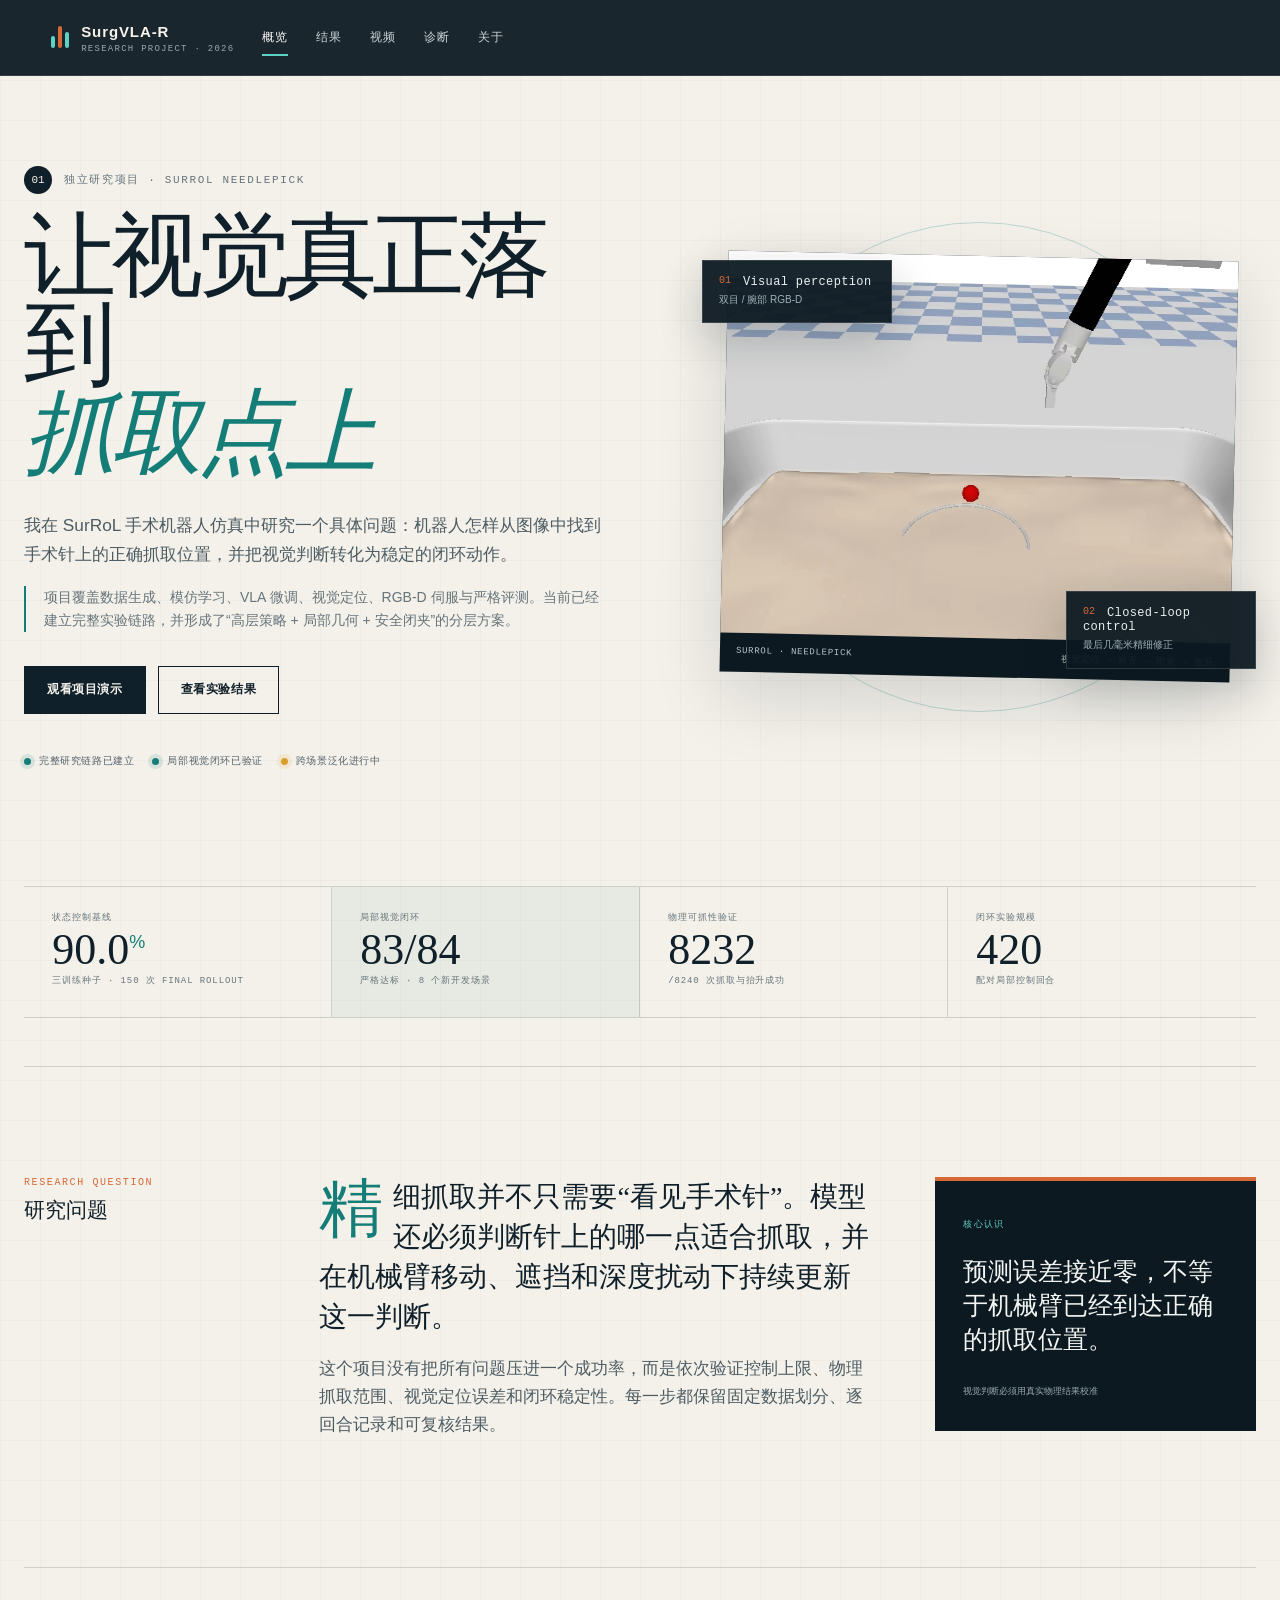
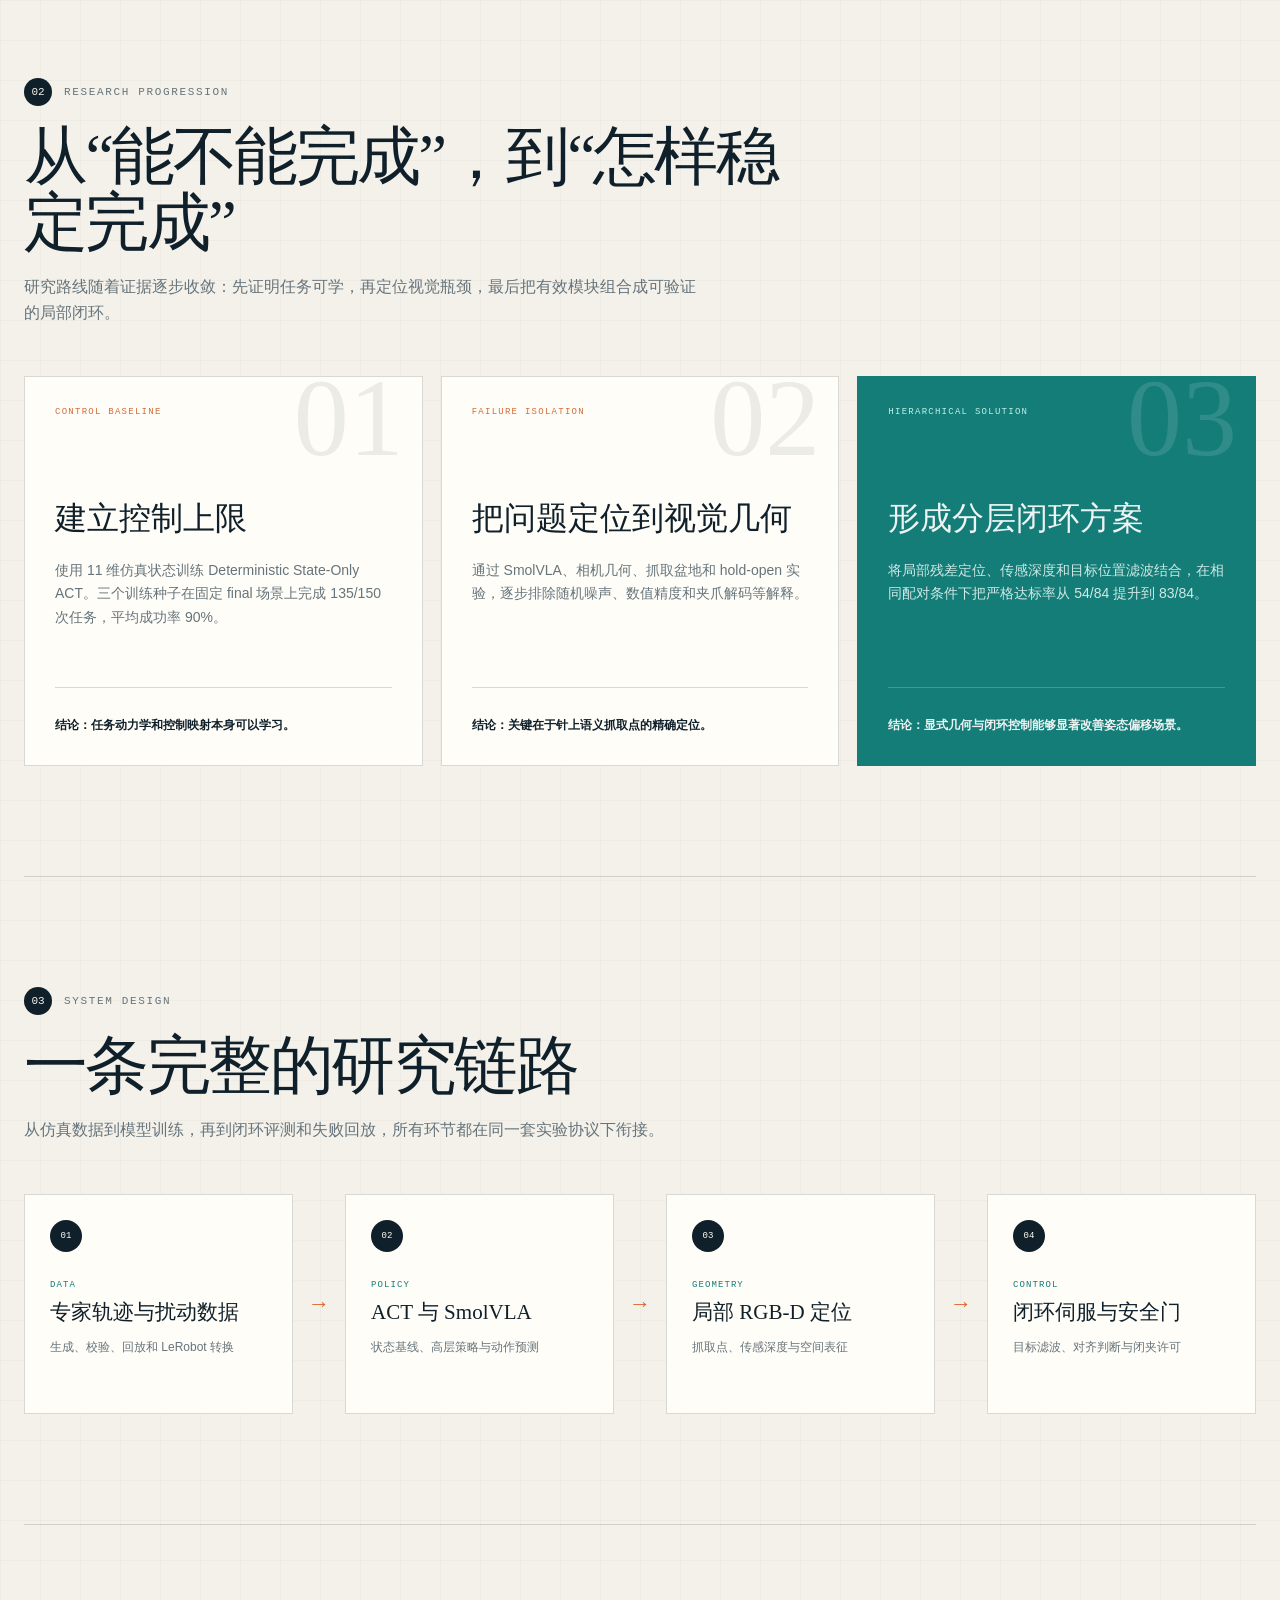
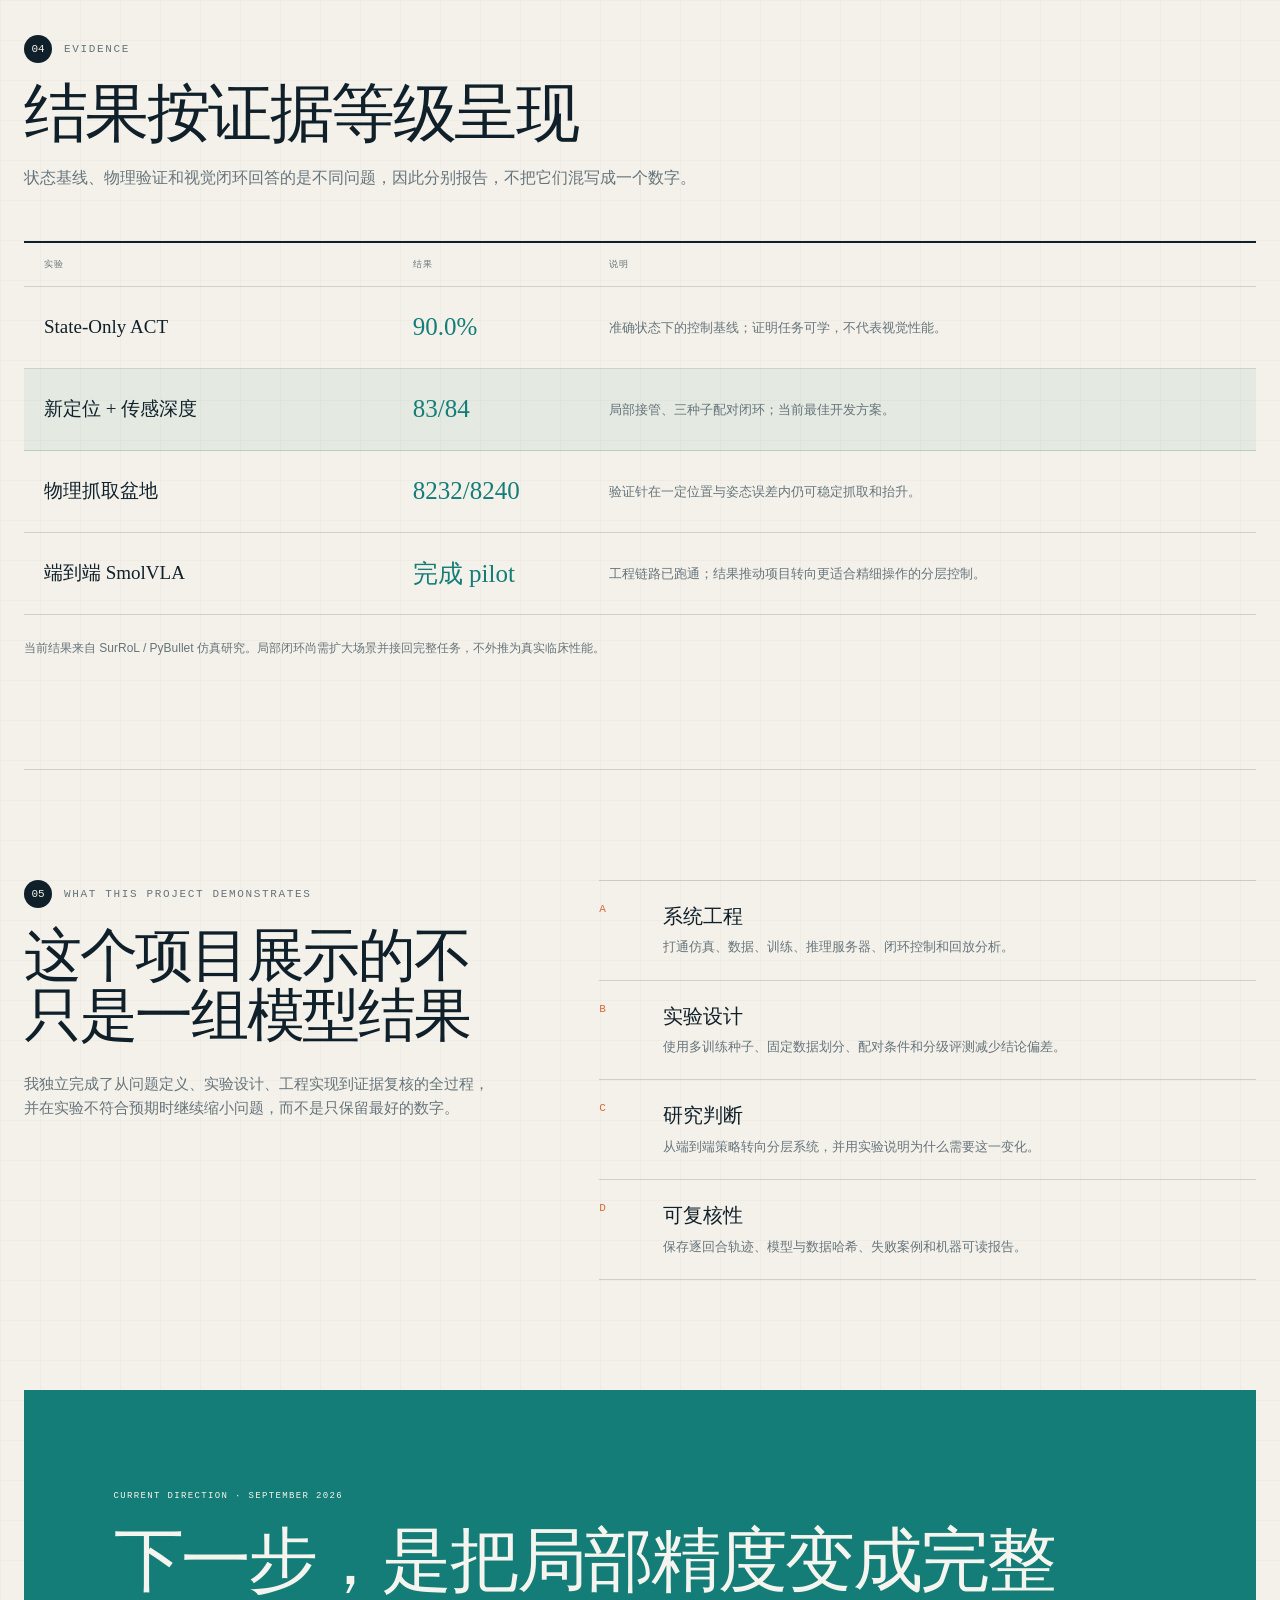
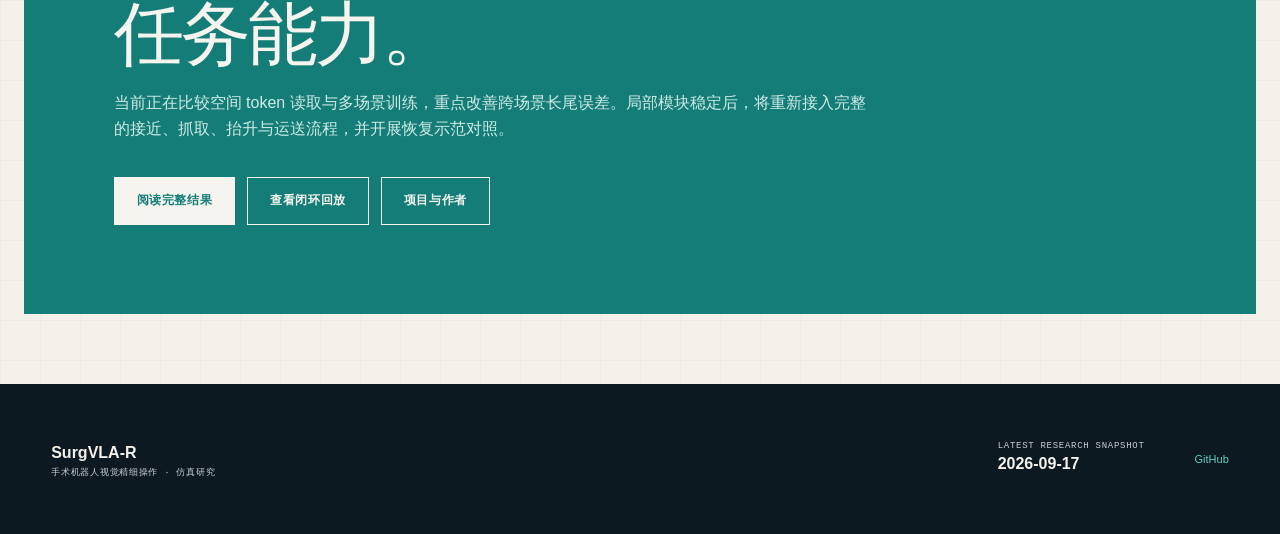
<file: index.html>
<!doctype html>
<html lang="zh-CN">
<head>
  <meta charset="utf-8">
  <meta name="viewport" content="width=device-width, initial-scale=1">
  <meta name="description" content="SurgVLA-R：面向手术机器人精细操作的视觉定位、模仿学习与分层闭环控制研究。">
  <meta name="theme-color" content="#0c1921">
  <title>SurgVLA-R · 手术机器人视觉精细操作研究</title>
  <link rel="stylesheet" href="assets/css/pages.css">
</head>
<body class="project-home">
  <div class="reading-progress" aria-hidden="true"><span id="readingProgress"></span></div>
  <header class="site-header">
    <a class="brand" href="index.html">
      <span class="brand-mark" aria-hidden="true"><i></i><i></i><i></i></span>
      <span><strong>SurgVLA-R</strong><small>Research project · 2026</small></span>
    </a>
    <nav class="main-nav" aria-label="站点导航">
      <a href="index.html" aria-current="page">概览</a>
      <a href="results.html">结果</a>
      <a href="videos.html">视频</a>
      <a href="diagnosis.html">诊断</a>
      <a href="about.html">关于</a>
    </nav>
    <button class="nav-toggle" type="button" aria-expanded="false">菜单</button>
  </header>

  <main>
    <section class="hero intro-hero section-shell" id="overview">
      <div class="hero-copy reveal">
        <p class="eyebrow"><span>01</span> 独立研究项目 · SurRoL NeedlePick</p>
        <h1>让视觉真正落到<br><em>抓取点上</em></h1>
        <p class="hero-lede">我在 SurRoL 手术机器人仿真中研究一个具体问题：机器人怎样从图像中找到手术针上的正确抓取位置，并把视觉判断转化为稳定的闭环动作。</p>
        <p class="hero-note">项目覆盖数据生成、模仿学习、VLA 微调、视觉定位、RGB-D 伺服与严格评测。当前已经建立完整实验链路，并形成了“高层策略 + 局部几何 + 安全闭夹”的分层方案。</p>
        <div class="hero-actions">
          <a class="button primary" href="videos.html">观看项目演示</a>
          <a class="button ghost" href="results.html">查看实验结果</a>
        </div>
        <div class="status-row" aria-label="项目状态">
          <span class="status complete"><b></b>完整研究链路已建立</span>
          <span class="status complete"><b></b>局部视觉闭环已验证</span>
          <span class="status active"><b></b>跨场景泛化进行中</span>
        </div>
      </div>

      <div class="hero-visual intro-visual reveal delay-1">
        <figure class="scene-card intro-scene">
          <img src="assets/media/scene.png" alt="SurRoL NeedlePick 仿真场景：机械臂、手术针与视觉目标标记">
          <figcaption><span>SurRoL · NeedlePick</span><span>视觉定位 → 对齐 → 闭夹 → 抬升</span></figcaption>
        </figure>
        <div class="visual-callout callout-a"><span>01</span><b>Visual perception</b><small>双目 / 腕部 RGB-D</small></div>
        <div class="visual-callout callout-b"><span>02</span><b>Closed-loop control</b><small>最后几毫米精细修正</small></div>
      </div>

      <div class="metric-ribbon intro-metrics reveal delay-2">
        <article><span>状态控制基线</span><strong>90.0<sup>%</sup></strong><small>三训练种子 · 150 次 final rollout</small></article>
        <article><span>局部视觉闭环</span><strong>83/84</strong><small>严格达标 · 8 个新开发场景</small></article>
        <article><span>物理可抓性验证</span><strong>8232</strong><small>/8240 次抓取与抬升成功</small></article>
        <article><span>闭环实验规模</span><strong>420</strong><small>配对局部控制回合</small></article>
      </div>
    </section>

    <section class="research-intro section-shell">
      <div class="section-index reveal"><span>Research question</span><b>研究问题</b></div>
      <div class="research-statement reveal delay-1">
        <p class="dropcap">精细抓取并不只需要“看见手术针”。模型还必须判断针上的哪一点适合抓取，并在机械臂移动、遮挡和深度扰动下持续更新这一判断。</p>
        <p>这个项目没有把所有问题压进一个成功率，而是依次验证控制上限、物理抓取范围、视觉定位误差和闭环稳定性。每一步都保留固定数据划分、逐回合记录和可复核结果。</p>
      </div>
      <aside class="project-thesis reveal delay-2">
        <span>核心认识</span>
        <blockquote>预测误差接近零，不等于机械臂已经到达正确的抓取位置。</blockquote>
        <small>视觉判断必须用真实物理结果校准</small>
      </aside>
    </section>

    <section class="story section-shell ruled-section">
      <header class="section-heading reveal">
        <p class="eyebrow"><span>02</span> Research progression</p>
        <h2>从“能不能完成”，到“怎样稳定完成”</h2>
        <p>研究路线随着证据逐步收敛：先证明任务可学，再定位视觉瓶颈，最后把有效模块组合成可验证的局部闭环。</p>
      </header>
      <div class="story-grid">
        <article class="story-card reveal">
          <div class="story-number">01</div><p class="story-kicker">Control baseline</p><h3>建立控制上限</h3>
          <p>使用 11 维仿真状态训练 Deterministic State-Only ACT。三个训练种子在固定 final 场景上完成 135/150 次任务，平均成功率 90%。</p>
          <strong>结论：任务动力学和控制映射本身可以学习。</strong>
        </article>
        <article class="story-card reveal delay-1">
          <div class="story-number">02</div><p class="story-kicker">Failure isolation</p><h3>把问题定位到视觉几何</h3>
          <p>通过 SmolVLA、相机几何、抓取盆地和 hold-open 实验，逐步排除随机噪声、数值精度和夹爪解码等解释。</p>
          <strong>结论：关键在于针上语义抓取点的精确定位。</strong>
        </article>
        <article class="story-card featured reveal delay-2">
          <div class="story-number">03</div><p class="story-kicker">Hierarchical solution</p><h3>形成分层闭环方案</h3>
          <p>将局部残差定位、传感深度和目标位置滤波结合，在相同配对条件下把严格达标率从 54/84 提升到 83/84。</p>
          <strong>结论：显式几何与闭环控制能够显著改善姿态偏移场景。</strong>
        </article>
      </div>
    </section>

    <section class="system-section section-shell ruled-section">
      <header class="section-heading reveal">
        <p class="eyebrow"><span>03</span> System design</p>
        <h2>一条完整的研究链路</h2>
        <p>从仿真数据到模型训练，再到闭环评测和失败回放，所有环节都在同一套实验协议下衔接。</p>
      </header>
      <div class="system-flow reveal delay-1" aria-label="项目系统流程">
        <article><span>01</span><small>Data</small><strong>专家轨迹与扰动数据</strong><p>生成、校验、回放和 LeRobot 转换</p></article><i aria-hidden="true">→</i>
        <article><span>02</span><small>Policy</small><strong>ACT 与 SmolVLA</strong><p>状态基线、高层策略与动作预测</p></article><i aria-hidden="true">→</i>
        <article><span>03</span><small>Geometry</small><strong>局部 RGB-D 定位</strong><p>抓取点、传感深度与空间表征</p></article><i aria-hidden="true">→</i>
        <article><span>04</span><small>Control</small><strong>闭环伺服与安全门</strong><p>目标滤波、对齐判断与闭夹许可</p></article>
      </div>
    </section>

    <section class="evidence-section section-shell ruled-section">
      <header class="section-heading reveal">
        <p class="eyebrow"><span>04</span> Evidence</p>
        <h2>结果按证据等级呈现</h2>
        <p>状态基线、物理验证和视觉闭环回答的是不同问题，因此分别报告，不把它们混写成一个数字。</p>
      </header>
      <div class="evidence-table reveal delay-1" role="table" aria-label="核心实验结果">
        <div class="evidence-row evidence-head" role="row"><span role="columnheader">实验</span><span role="columnheader">结果</span><span role="columnheader">说明</span></div>
        <div class="evidence-row" role="row"><strong role="cell">State-Only ACT</strong><b role="cell">90.0%</b><p role="cell">准确状态下的控制基线；证明任务可学，不代表视觉性能。</p></div>
        <div class="evidence-row highlight" role="row"><strong role="cell">新定位 + 传感深度</strong><b role="cell">83/84</b><p role="cell">局部接管、三种子配对闭环；当前最佳开发方案。</p></div>
        <div class="evidence-row" role="row"><strong role="cell">物理抓取盆地</strong><b role="cell">8232/8240</b><p role="cell">验证针在一定位置与姿态误差内仍可稳定抓取和抬升。</p></div>
        <div class="evidence-row" role="row"><strong role="cell">端到端 SmolVLA</strong><b role="cell">完成 pilot</b><p role="cell">工程链路已跑通；结果推动项目转向更适合精细操作的分层控制。</p></div>
      </div>
      <p class="evidence-caption reveal">当前结果来自 SurRoL / PyBullet 仿真研究。局部闭环尚需扩大场景并接回完整任务，不外推为真实临床性能。</p>
    </section>

    <section class="contribution section-shell ruled-section">
      <div class="contribution-copy reveal">
        <p class="eyebrow"><span>05</span> What this project demonstrates</p>
        <h2>这个项目展示的不只是一组模型结果</h2>
        <p>我独立完成了从问题定义、实验设计、工程实现到证据复核的全过程，并在实验不符合预期时继续缩小问题，而不是只保留最好的数字。</p>
      </div>
      <div class="contribution-list reveal delay-1">
        <article><span>A</span><div><strong>系统工程</strong><p>打通仿真、数据、训练、推理服务器、闭环控制和回放分析。</p></div></article>
        <article><span>B</span><div><strong>实验设计</strong><p>使用多训练种子、固定数据划分、配对条件和分级评测减少结论偏差。</p></div></article>
        <article><span>C</span><div><strong>研究判断</strong><p>从端到端策略转向分层系统，并用实验说明为什么需要这一变化。</p></div></article>
        <article><span>D</span><div><strong>可复核性</strong><p>保存逐回合轨迹、模型与数据哈希、失败案例和机器可读报告。</p></div></article>
      </div>
    </section>

    <section class="next-step section-shell reveal">
      <span>Current direction · September 2026</span>
      <h2>下一步，是把局部精度变成完整任务能力。</h2>
      <p>当前正在比较空间 token 读取与多场景训练，重点改善跨场景长尾误差。局部模块稳定后，将重新接入完整的接近、抓取、抬升与运送流程，并开展恢复示范对照。</p>
      <div class="next-actions">
        <a class="button primary light" href="results.html">阅读完整结果</a>
        <a class="button ghost light" href="videos.html">查看闭环回放</a>
        <a class="button ghost light" href="about.html">项目与作者</a>
      </div>
    </section>
  </main>

  <footer class="site-footer">
    <div><strong>SurgVLA-R</strong><span>手术机器人视觉精细操作 · 仿真研究</span></div>
    <div><span>Latest research snapshot</span><strong>2026-09-17</strong></div>
    <a href="https://github.com/Lucasfeng0611">GitHub</a>
  </footer>
  <script src="assets/js/site.js"></script>
</body>
</html>
</file>
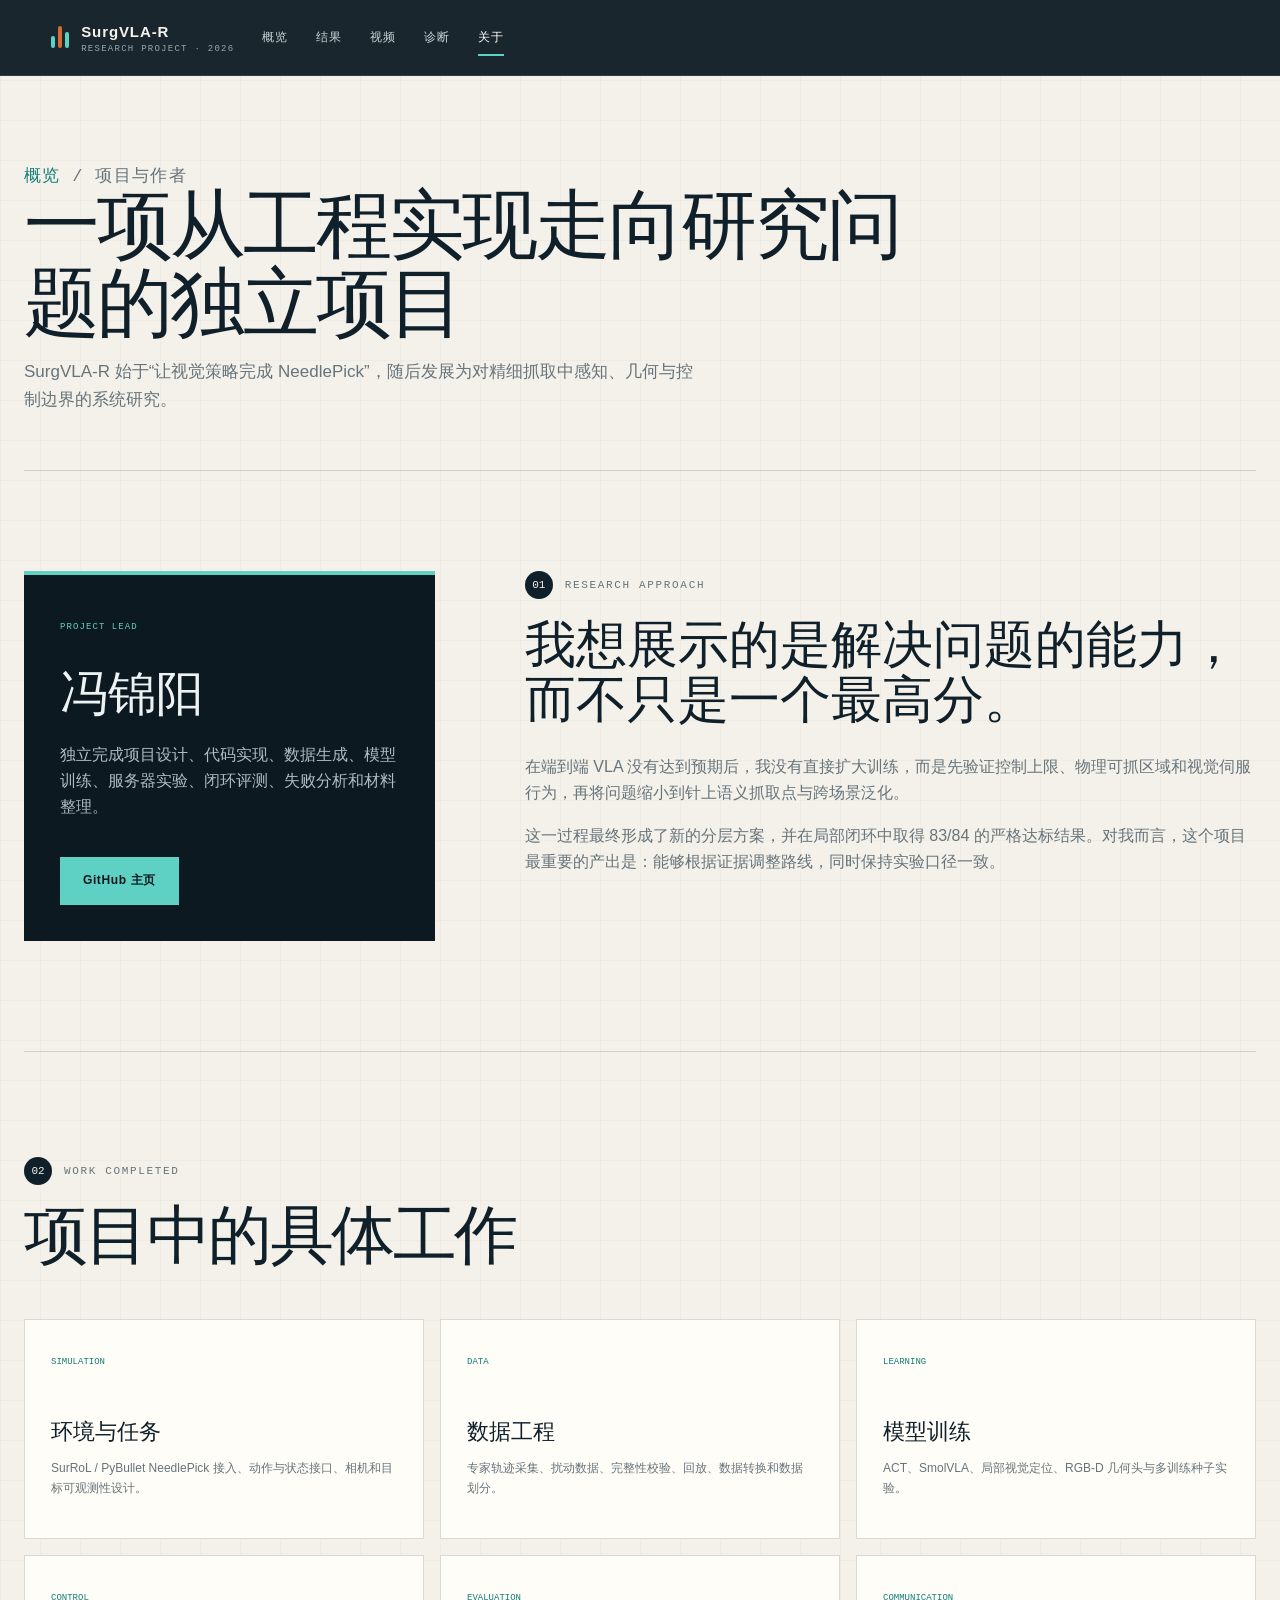
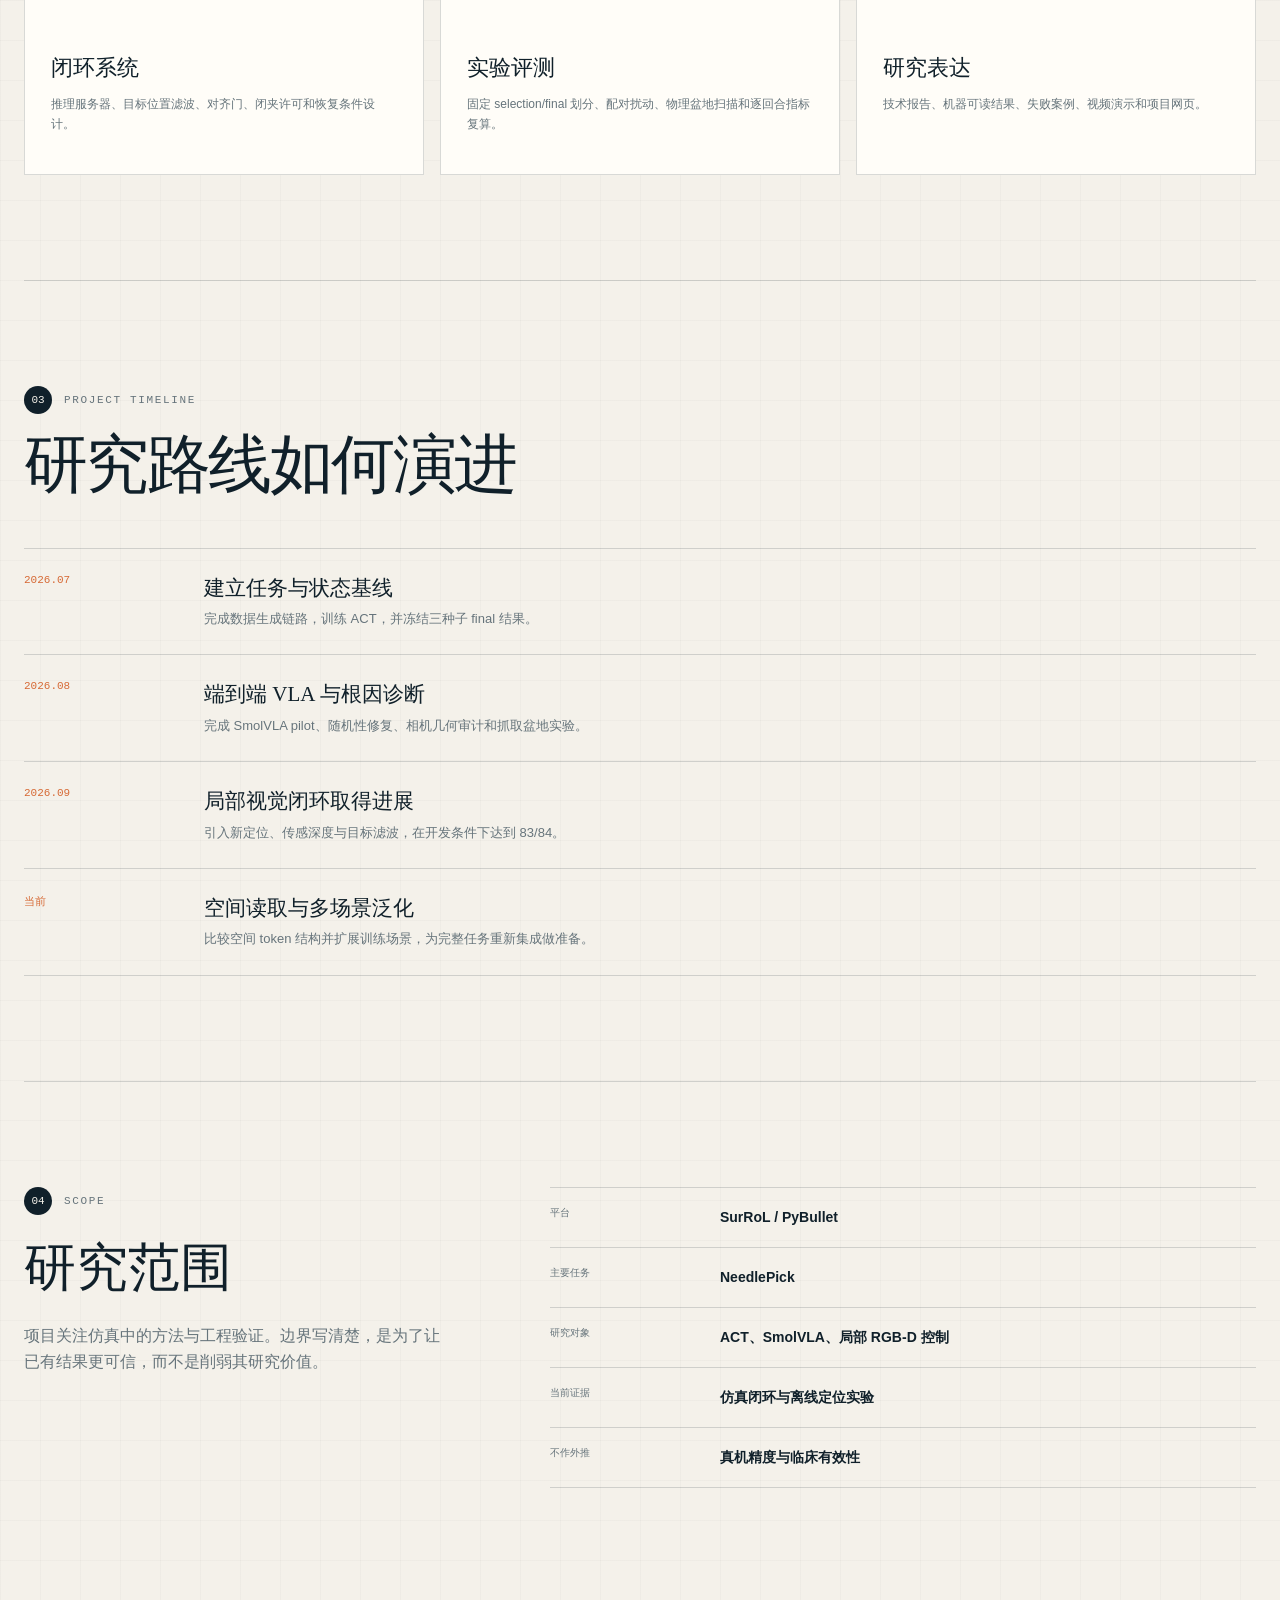
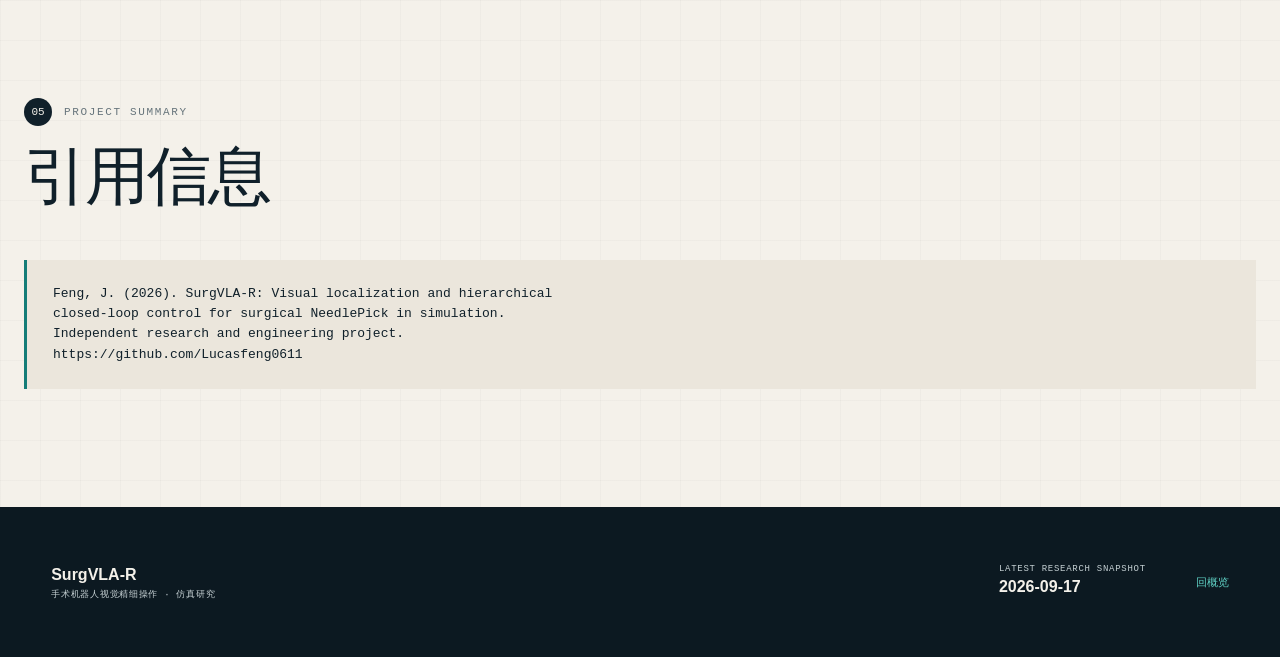
<file: about.html>
<!doctype html>
<html lang="zh-CN">
<head>
  <meta charset="utf-8">
  <meta name="viewport" content="width=device-width, initial-scale=1">
  <meta name="description" content="关于 SurgVLA-R：冯锦阳独立完成的手术机器人视觉精细操作研究与工程项目。">
  <title>项目与作者 · SurgVLA-R</title>
  <link rel="stylesheet" href="assets/css/pages.css">
</head>
<body class="about-page">
  <div class="reading-progress" aria-hidden="true"><span id="readingProgress"></span></div>
  <header class="site-header">
    <a class="brand" href="index.html"><span class="brand-mark" aria-hidden="true"><i></i><i></i><i></i></span><span><strong>SurgVLA-R</strong><small>Research project · 2026</small></span></a>
    <nav class="main-nav" aria-label="站点导航"><a href="index.html">概览</a><a href="results.html">结果</a><a href="videos.html">视频</a><a href="diagnosis.html">诊断</a><a href="about.html" aria-current="page">关于</a></nav>
    <button class="nav-toggle" type="button" aria-expanded="false">菜单</button>
  </header>

  <main>
    <section class="page-hero section-shell about-hero">
      <p class="crumb"><a href="index.html">概览</a> / 项目与作者</p>
      <h1>一项从工程实现走向研究问题的独立项目</h1>
      <p>SurgVLA-R 始于“让视觉策略完成 NeedlePick”，随后发展为对精细抓取中感知、几何与控制边界的系统研究。</p>
    </section>

    <section class="profile-section section-shell">
      <article class="profile-card reveal">
        <span>Project lead</span><h2>冯锦阳</h2>
        <p>独立完成项目设计、代码实现、数据生成、模型训练、服务器实验、闭环评测、失败分析和材料整理。</p>
        <a class="button primary" href="https://github.com/Lucasfeng0611">GitHub 主页</a>
      </article>
      <div class="profile-statement reveal delay-1">
        <p class="eyebrow"><span>01</span> Research approach</p>
        <h2>我想展示的是解决问题的能力，而不只是一个最高分。</h2>
        <p>在端到端 VLA 没有达到预期后，我没有直接扩大训练，而是先验证控制上限、物理可抓区域和视觉伺服行为，再将问题缩小到针上语义抓取点与跨场景泛化。</p>
        <p>这一过程最终形成了新的分层方案，并在局部闭环中取得 83/84 的严格达标结果。对我而言，这个项目最重要的产出是：能够根据证据调整路线，同时保持实验口径一致。</p>
      </div>
    </section>

    <section class="role-section section-shell ruled-section">
      <header class="section-heading reveal"><p class="eyebrow"><span>02</span> Work completed</p><h2>项目中的具体工作</h2></header>
      <div class="role-grid reveal">
        <article><span>Simulation</span><strong>环境与任务</strong><p>SurRoL / PyBullet NeedlePick 接入、动作与状态接口、相机和目标可观测性设计。</p></article>
        <article><span>Data</span><strong>数据工程</strong><p>专家轨迹采集、扰动数据、完整性校验、回放、数据转换和数据划分。</p></article>
        <article><span>Learning</span><strong>模型训练</strong><p>ACT、SmolVLA、局部视觉定位、RGB-D 几何头与多训练种子实验。</p></article>
        <article><span>Control</span><strong>闭环系统</strong><p>推理服务器、目标位置滤波、对齐门、闭夹许可和恢复条件设计。</p></article>
        <article><span>Evaluation</span><strong>实验评测</strong><p>固定 selection/final 划分、配对扰动、物理盆地扫描和逐回合指标复算。</p></article>
        <article><span>Communication</span><strong>研究表达</strong><p>技术报告、机器可读结果、失败案例、视频演示和项目网页。</p></article>
      </div>
    </section>

    <section class="timeline-section section-shell ruled-section">
      <header class="section-heading reveal"><p class="eyebrow"><span>03</span> Project timeline</p><h2>研究路线如何演进</h2></header>
      <div class="project-timeline reveal">
        <article><time>2026.07</time><div><strong>建立任务与状态基线</strong><p>完成数据生成链路，训练 ACT，并冻结三种子 final 结果。</p></div></article>
        <article><time>2026.08</time><div><strong>端到端 VLA 与根因诊断</strong><p>完成 SmolVLA pilot、随机性修复、相机几何审计和抓取盆地实验。</p></div></article>
        <article><time>2026.09</time><div><strong>局部视觉闭环取得进展</strong><p>引入新定位、传感深度与目标滤波，在开发条件下达到 83/84。</p></div></article>
        <article><time>当前</time><div><strong>空间读取与多场景泛化</strong><p>比较空间 token 结构并扩展训练场景，为完整任务重新集成做准备。</p></div></article>
      </div>
    </section>

    <section class="scope-section section-shell ruled-section">
      <div class="scope-copy reveal"><p class="eyebrow"><span>04</span> Scope</p><h2>研究范围</h2><p>项目关注仿真中的方法与工程验证。边界写清楚，是为了让已有结果更可信，而不是削弱其研究价值。</p></div>
      <div class="scope-list reveal delay-1">
        <article><span>平台</span><strong>SurRoL / PyBullet</strong></article>
        <article><span>主要任务</span><strong>NeedlePick</strong></article>
        <article><span>研究对象</span><strong>ACT、SmolVLA、局部 RGB-D 控制</strong></article>
        <article><span>当前证据</span><strong>仿真闭环与离线定位实验</strong></article>
        <article><span>不作外推</span><strong>真机精度与临床有效性</strong></article>
      </div>
    </section>

    <section class="citation-section section-shell">
      <div class="section-heading reveal"><p class="eyebrow"><span>05</span> Project summary</p><h2>引用信息</h2></div>
      <pre class="cite reveal">Feng, J. (2026). SurgVLA-R: Visual localization and hierarchical
closed-loop control for surgical NeedlePick in simulation.
Independent research and engineering project.
https://github.com/Lucasfeng0611</pre>
    </section>
  </main>
  <footer class="site-footer"><div><strong>SurgVLA-R</strong><span>手术机器人视觉精细操作 · 仿真研究</span></div><div><span>Latest research snapshot</span><strong>2026-09-17</strong></div><a href="index.html">回概览</a></footer>
  <script src="assets/js/site.js"></script>
</body>
</html>
</file>
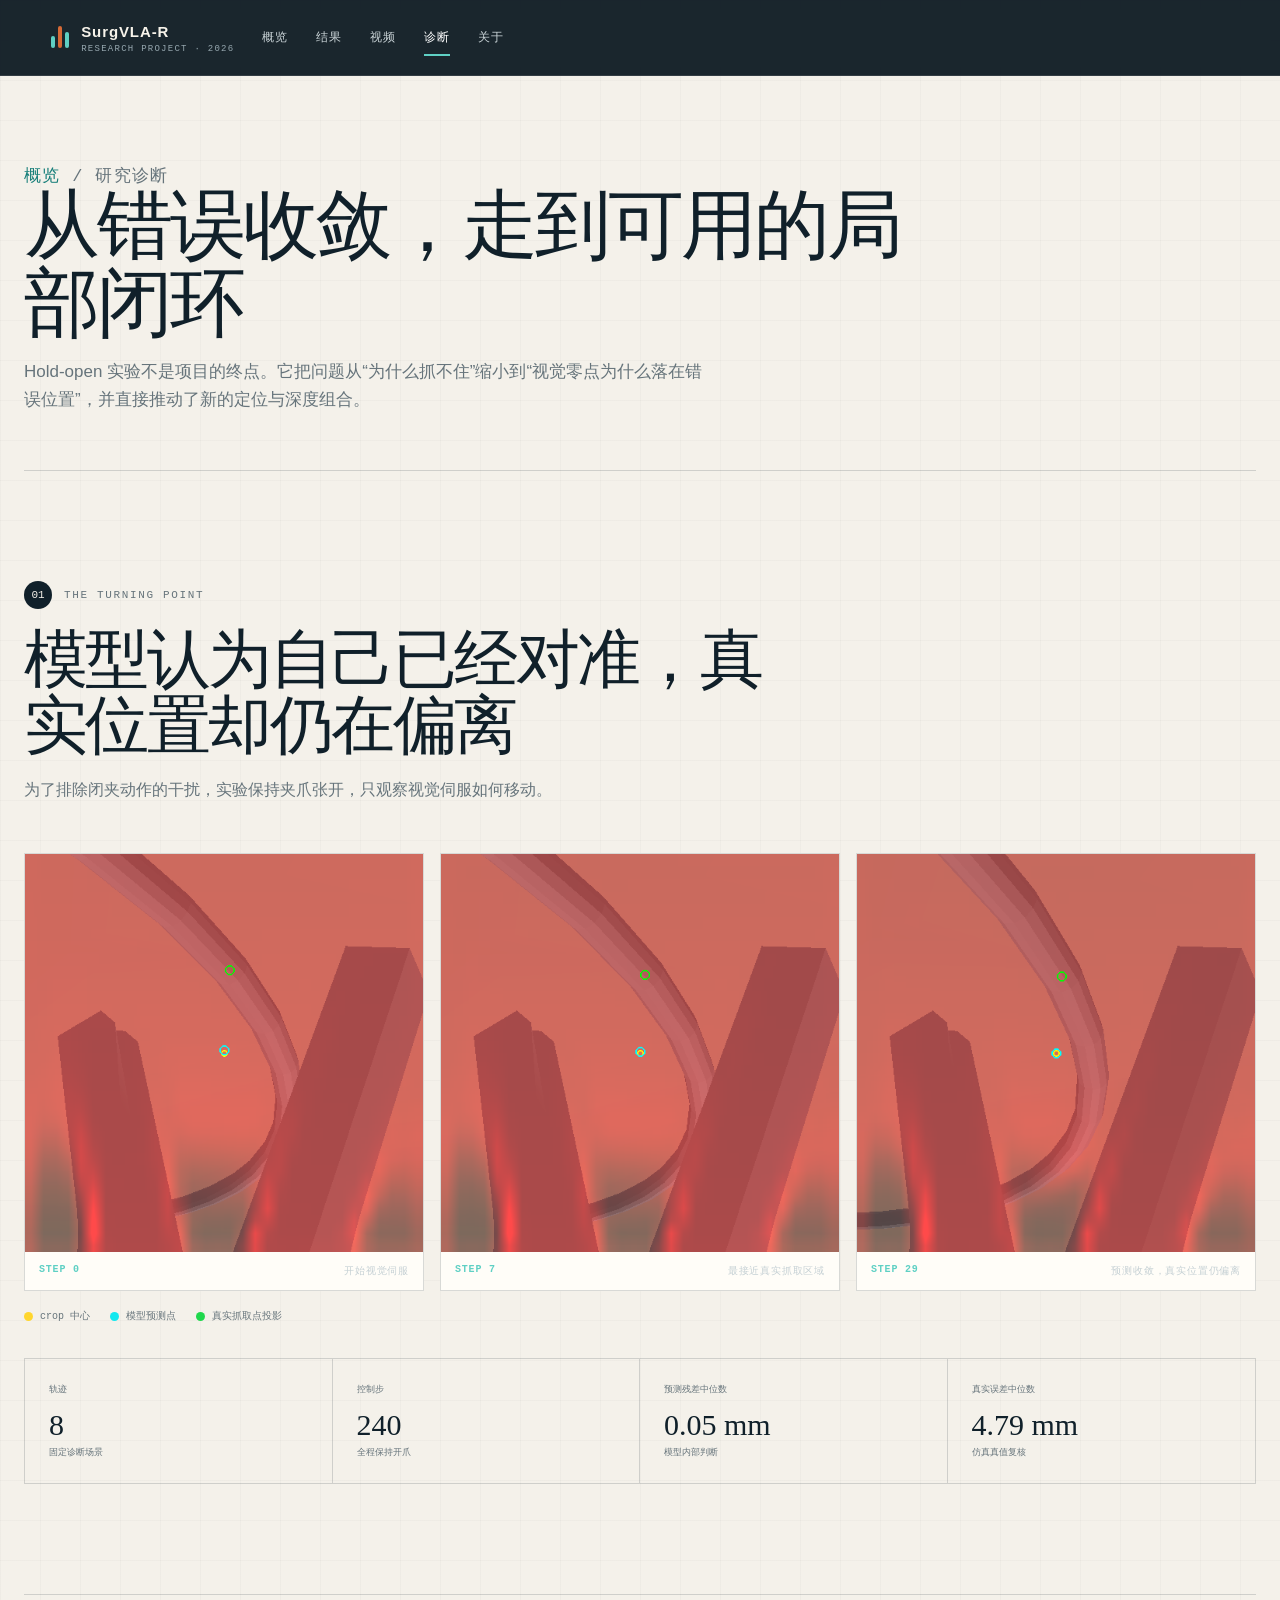
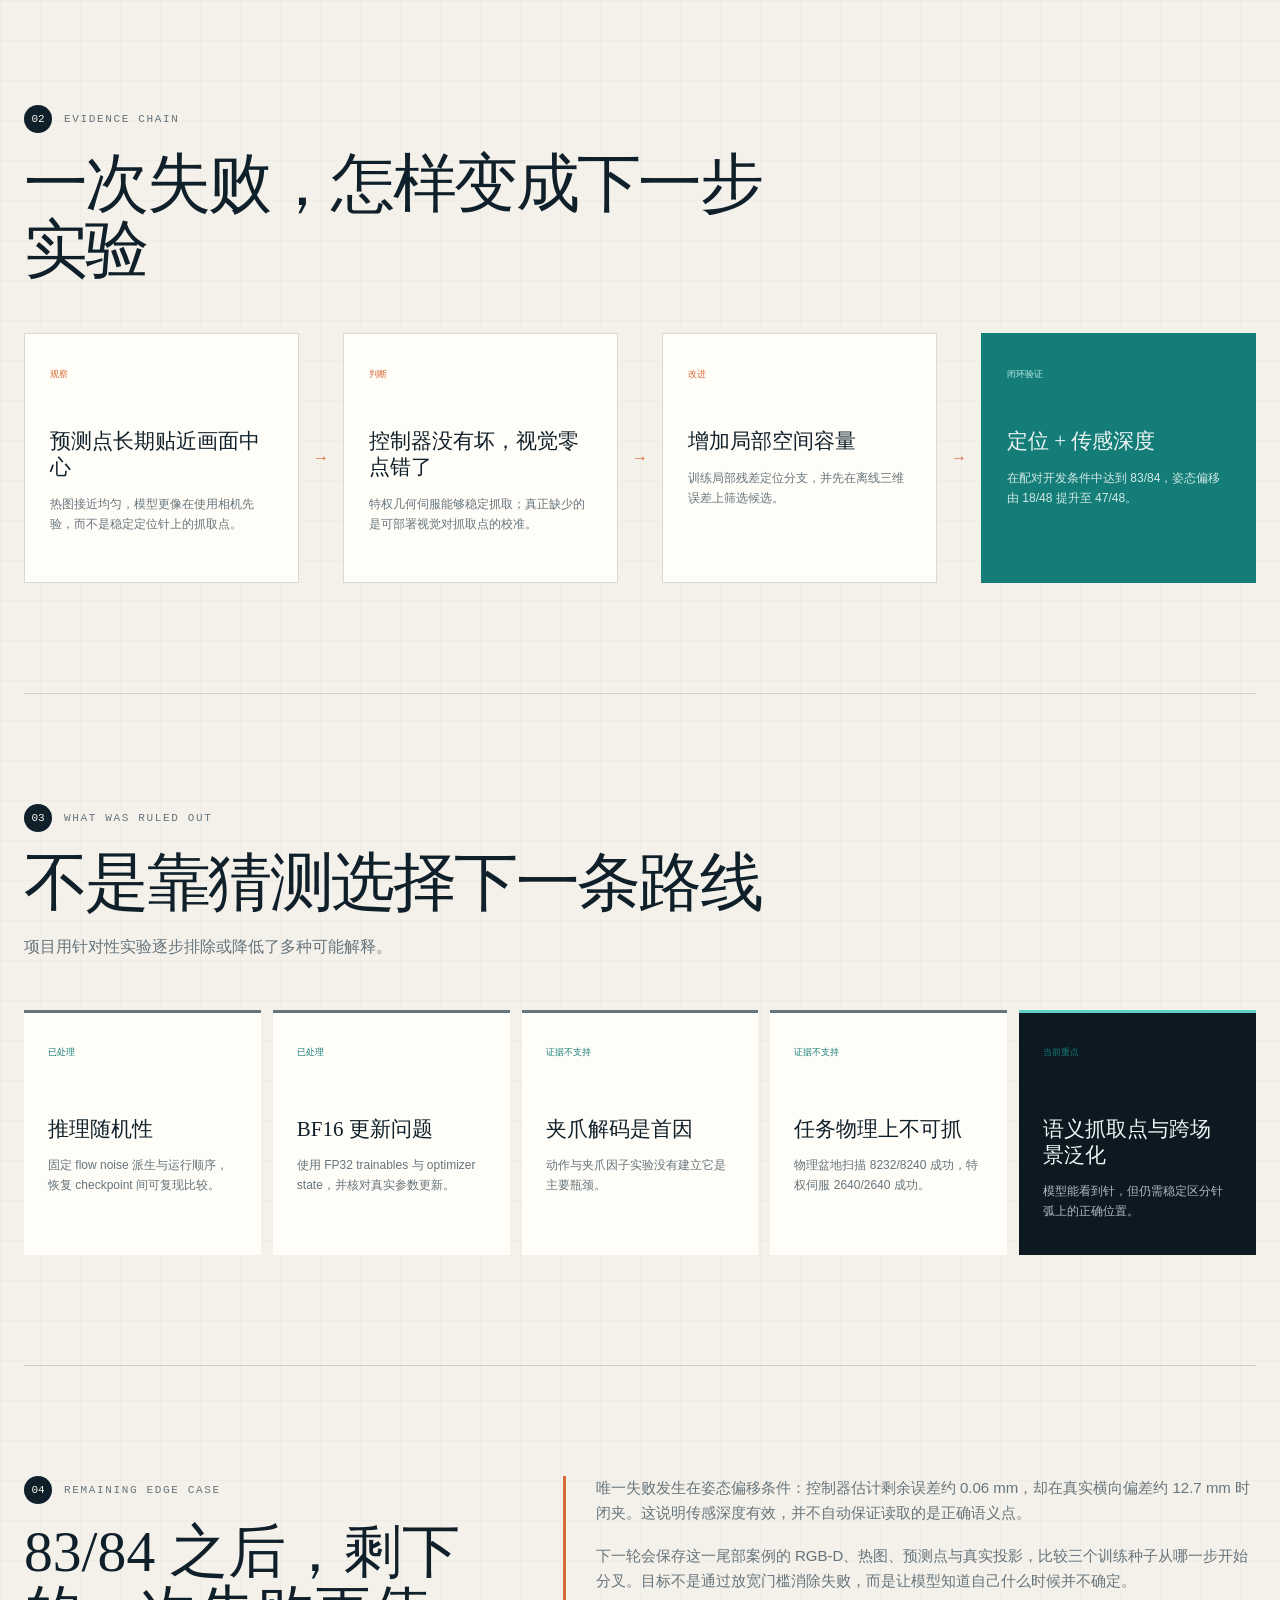
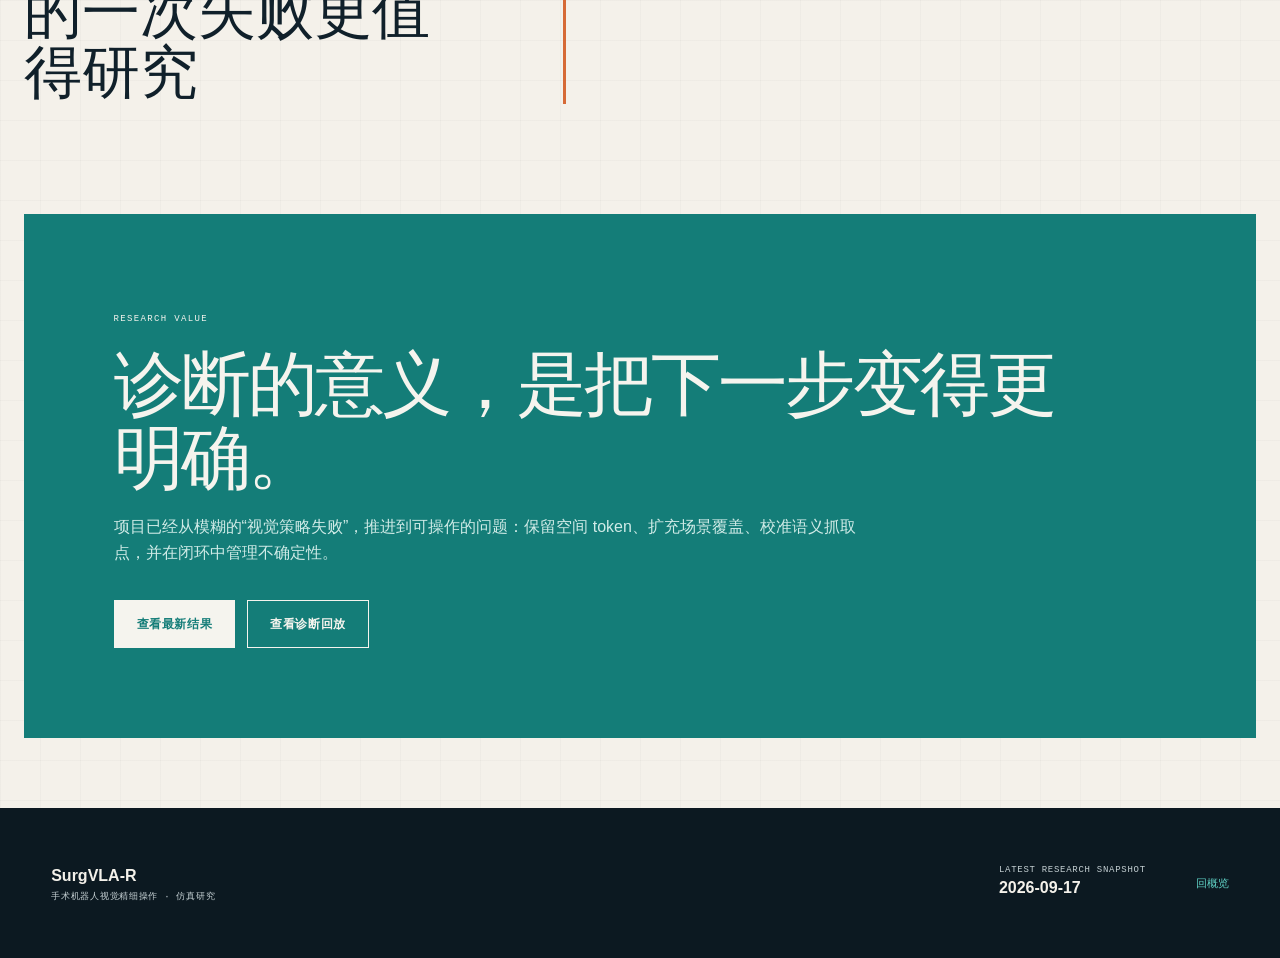
<file: diagnosis.html>
<!doctype html>
<html lang="zh-CN">
<head>
  <meta charset="utf-8">
  <meta name="viewport" content="width=device-width, initial-scale=1">
  <meta name="description" content="SurgVLA-R 如何从视觉伺服失败中定位抓取点偏差，并发展出新定位与传感深度闭环方案。">
  <title>研究诊断 · SurgVLA-R</title>
  <link rel="stylesheet" href="assets/css/pages.css">
</head>
<body class="diagnosis-page">
  <div class="reading-progress" aria-hidden="true"><span id="readingProgress"></span></div>
  <header class="site-header">
    <a class="brand" href="index.html"><span class="brand-mark" aria-hidden="true"><i></i><i></i><i></i></span><span><strong>SurgVLA-R</strong><small>Research project · 2026</small></span></a>
    <nav class="main-nav" aria-label="站点导航"><a href="index.html">概览</a><a href="results.html">结果</a><a href="videos.html">视频</a><a href="diagnosis.html" aria-current="page">诊断</a><a href="about.html">关于</a></nav>
    <button class="nav-toggle" type="button" aria-expanded="false">菜单</button>
  </header>

  <main>
    <section class="page-hero section-shell diagnosis-hero">
      <p class="crumb"><a href="index.html">概览</a> / 研究诊断</p>
      <h1>从错误收敛，走到可用的局部闭环</h1>
      <p>Hold-open 实验不是项目的终点。它把问题从“为什么抓不住”缩小到“视觉零点为什么落在错误位置”，并直接推动了新的定位与深度组合。</p>
    </section>

    <section class="diagnosis-story section-shell">
      <header class="section-heading reveal"><p class="eyebrow"><span>01</span> The turning point</p><h2>模型认为自己已经对准，真实位置却仍在偏离</h2><p>为了排除闭夹动作的干扰，实验保持夹爪张开，只观察视觉伺服如何移动。</p></header>
      <div class="trio diagnostic-frames reveal">
        <figure><img src="assets/media/holdopen-start.png" alt="Hold-open 第 0 步"><figcaption><b>Step 0</b><span>开始视觉伺服</span></figcaption></figure>
        <figure><img src="assets/media/holdopen-closest.png" alt="Hold-open 第 7 步"><figcaption><b>Step 7</b><span>最接近真实抓取区域</span></figcaption></figure>
        <figure><img src="assets/media/holdopen-final.png" alt="Hold-open 第 29 步"><figcaption><b>Step 29</b><span>预测收敛，真实位置仍偏离</span></figcaption></figure>
      </div>
      <div class="legend-note reveal"><span><i class="yellow"></i>crop 中心</span><span><i class="cyan"></i>模型预测点</span><span><i class="green"></i>真实抓取点投影</span></div>
      <div class="diagnostic-metrics reveal">
        <article><span>轨迹</span><strong>8</strong><small>固定诊断场景</small></article>
        <article><span>控制步</span><strong>240</strong><small>全程保持开爪</small></article>
        <article><span>预测残差中位数</span><strong>0.05 mm</strong><small>模型内部判断</small></article>
        <article><span>真实误差中位数</span><strong>4.79 mm</strong><small>仿真真值复核</small></article>
      </div>
    </section>

    <section class="reasoning-section section-shell ruled-section">
      <header class="section-heading reveal"><p class="eyebrow"><span>02</span> Evidence chain</p><h2>一次失败，怎样变成下一步实验</h2></header>
      <div class="reasoning-chain reveal">
        <article><span>观察</span><strong>预测点长期贴近画面中心</strong><p>热图接近均匀，模型更像在使用相机先验，而不是稳定定位针上的抓取点。</p></article>
        <i>→</i>
        <article><span>判断</span><strong>控制器没有坏，视觉零点错了</strong><p>特权几何伺服能够稳定抓取；真正缺少的是可部署视觉对抓取点的校准。</p></article>
        <i>→</i>
        <article><span>改进</span><strong>增加局部空间容量</strong><p>训练局部残差定位分支，并先在离线三维误差上筛选候选。</p></article>
        <i>→</i>
        <article class="resolved"><span>闭环验证</span><strong>定位 + 传感深度</strong><p>在配对开发条件中达到 83/84，姿态偏移由 18/48 提升至 47/48。</p></article>
      </div>
    </section>

    <section class="root-cause section-shell ruled-section">
      <header class="section-heading reveal"><p class="eyebrow"><span>03</span> What was ruled out</p><h2>不是靠猜测选择下一条路线</h2><p>项目用针对性实验逐步排除或降低了多种可能解释。</p></header>
      <div class="cause-grid reveal">
        <article><span>已处理</span><strong>推理随机性</strong><p>固定 flow noise 派生与运行顺序，恢复 checkpoint 间可复现比较。</p></article>
        <article><span>已处理</span><strong>BF16 更新问题</strong><p>使用 FP32 trainables 与 optimizer state，并核对真实参数更新。</p></article>
        <article><span>证据不支持</span><strong>夹爪解码是首因</strong><p>动作与夹爪因子实验没有建立它是主要瓶颈。</p></article>
        <article><span>证据不支持</span><strong>任务物理上不可抓</strong><p>物理盆地扫描 8232/8240 成功，特权伺服 2640/2640 成功。</p></article>
        <article class="focus"><span>当前重点</span><strong>语义抓取点与跨场景泛化</strong><p>模型能看到针，但仍需稳定区分针弧上的正确位置。</p></article>
      </div>
    </section>

    <section class="tail-case section-shell ruled-section">
      <div class="tail-copy reveal"><p class="eyebrow"><span>04</span> Remaining edge case</p><h2>83/84 之后，剩下的一次失败更值得研究</h2></div>
      <div class="tail-detail reveal delay-1"><p>唯一失败发生在姿态偏移条件：控制器估计剩余误差约 0.06 mm，却在真实横向偏差约 12.7 mm 时闭夹。这说明传感深度有效，并不自动保证读取的是正确语义点。</p><p>下一轮会保存这一尾部案例的 RGB-D、热图、预测点与真实投影，比较三个训练种子从哪一步开始分叉。目标不是通过放宽门槛消除失败，而是让模型知道自己什么时候并不确定。</p></div>
    </section>

    <section class="next-step section-shell reveal">
      <span>Research value</span><h2>诊断的意义，是把下一步变得更明确。</h2>
      <p>项目已经从模糊的“视觉策略失败”，推进到可操作的问题：保留空间 token、扩充场景覆盖、校准语义抓取点，并在闭环中管理不确定性。</p>
      <div class="next-actions"><a class="button primary light" href="results.html">查看最新结果</a><a class="button ghost light" href="videos.html">查看诊断回放</a></div>
    </section>
  </main>
  <footer class="site-footer"><div><strong>SurgVLA-R</strong><span>手术机器人视觉精细操作 · 仿真研究</span></div><div><span>Latest research snapshot</span><strong>2026-09-17</strong></div><a href="index.html">回概览</a></footer>
  <script src="assets/js/site.js"></script>
</body>
</html>
</file>
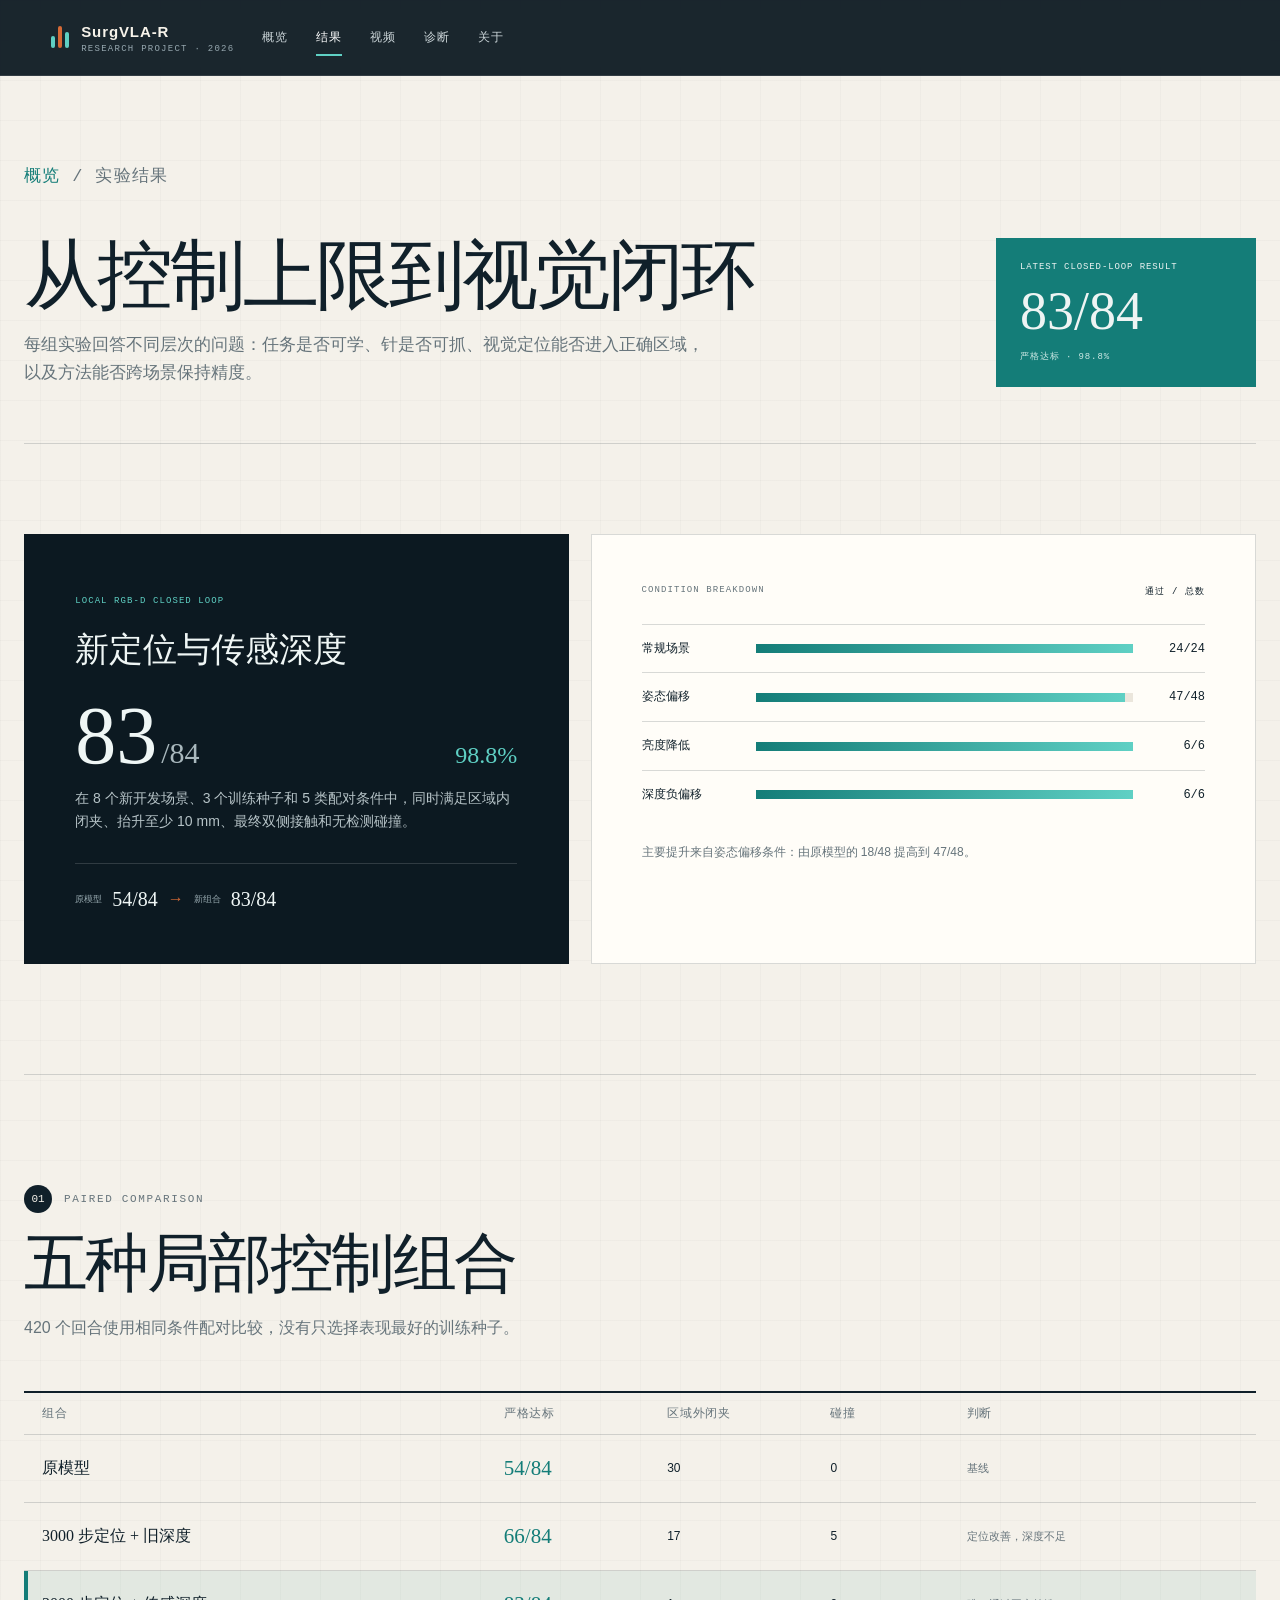
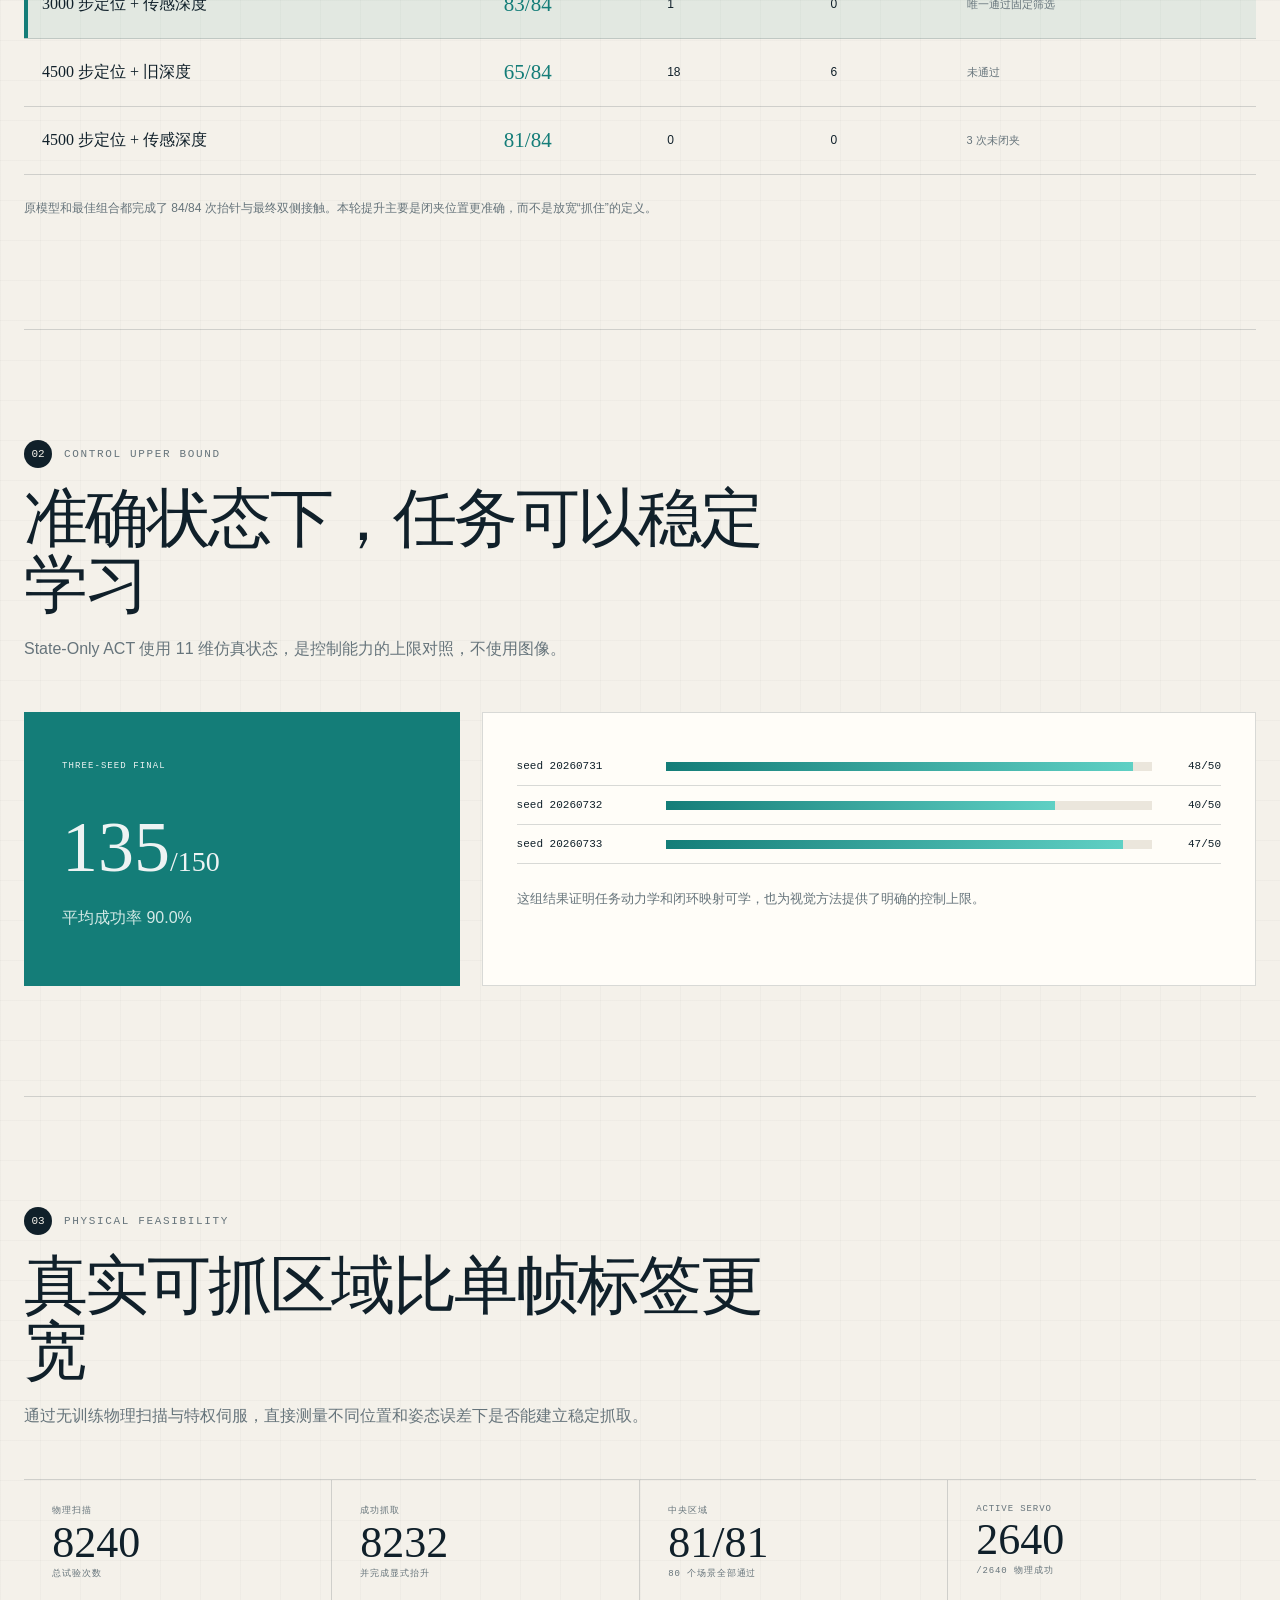
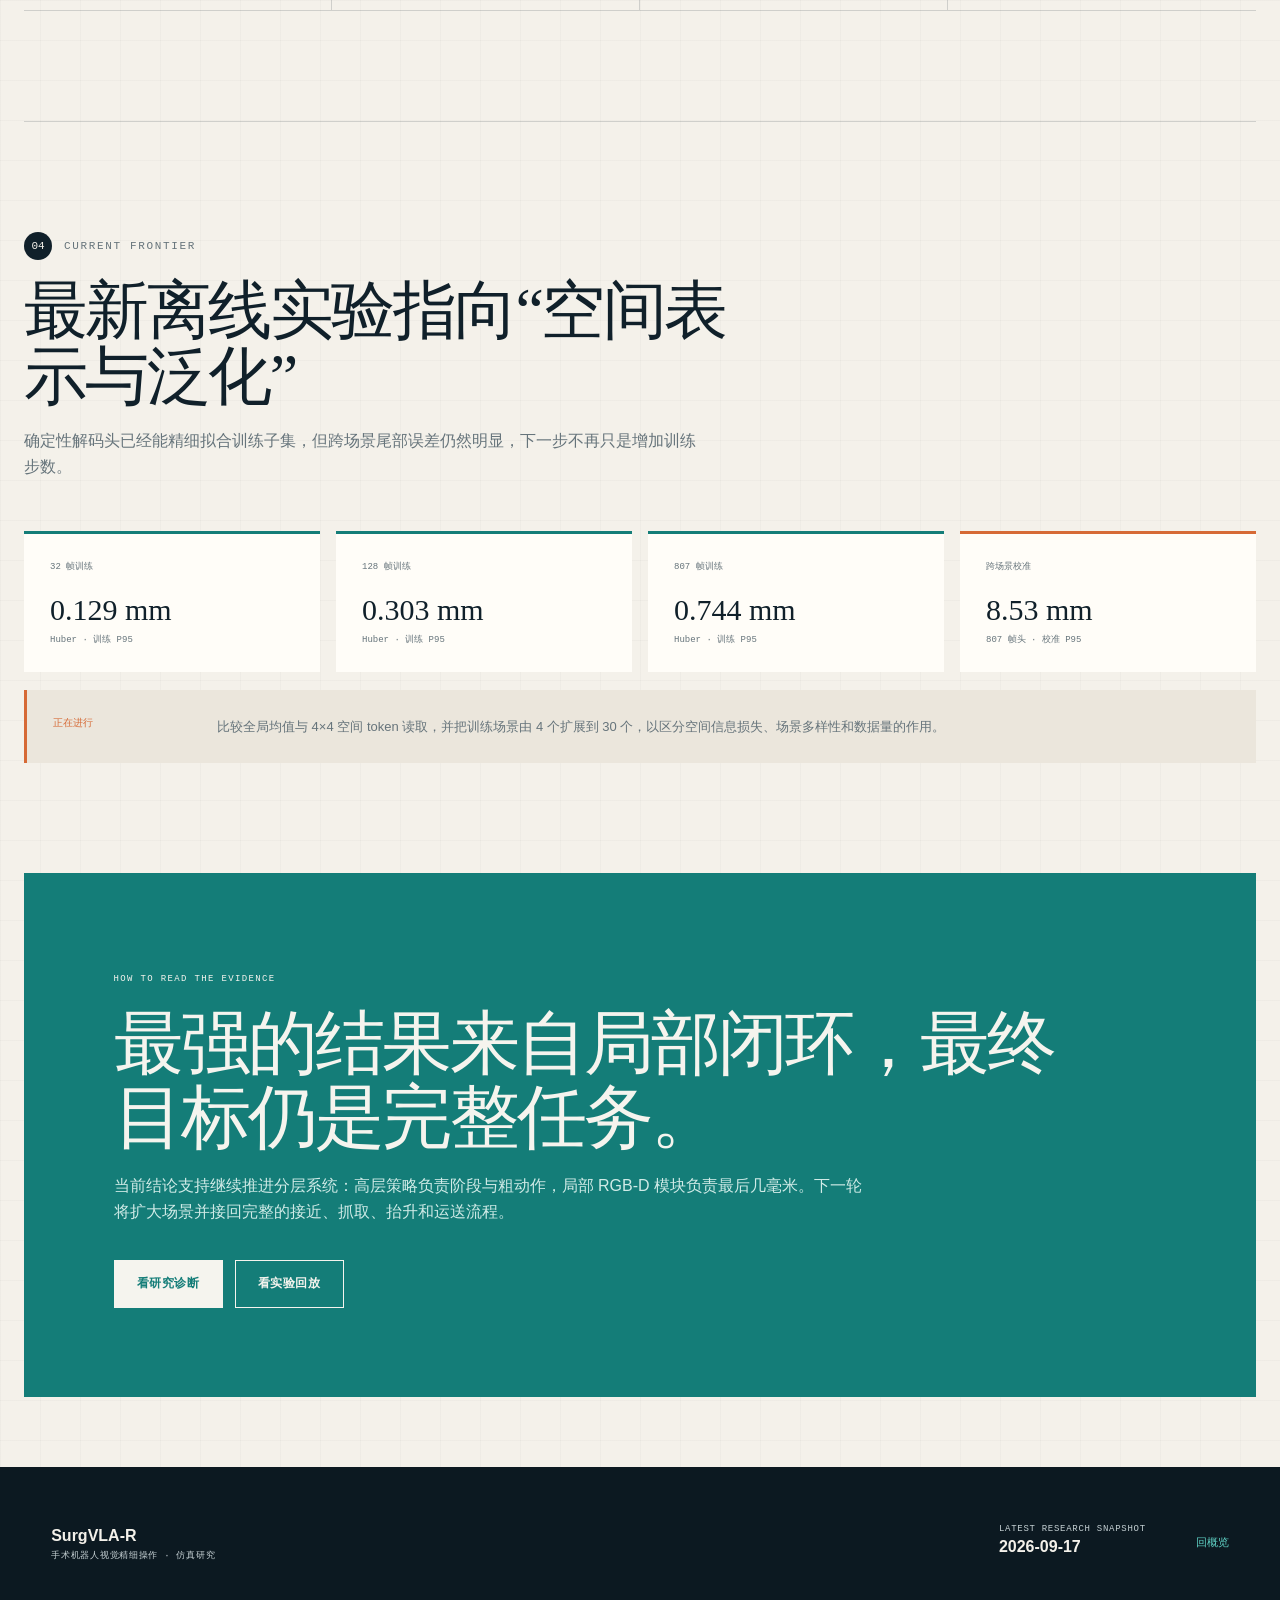
<file: results.html>
<!doctype html>
<html lang="zh-CN">
<head>
  <meta charset="utf-8">
  <meta name="viewport" content="width=device-width, initial-scale=1">
  <meta name="description" content="SurgVLA-R 核心结果：状态 ACT、局部 RGB-D 闭环、物理抓取盆地与 SmolVLA 研究进展。">
  <title>实验结果 · SurgVLA-R</title>
  <link rel="stylesheet" href="assets/css/pages.css">
</head>
<body class="results-page">
  <div class="reading-progress" aria-hidden="true"><span id="readingProgress"></span></div>
  <header class="site-header">
    <a class="brand" href="index.html"><span class="brand-mark" aria-hidden="true"><i></i><i></i><i></i></span><span><strong>SurgVLA-R</strong><small>Research project · 2026</small></span></a>
    <nav class="main-nav" aria-label="站点导航"><a href="index.html">概览</a><a href="results.html" aria-current="page">结果</a><a href="videos.html">视频</a><a href="diagnosis.html">诊断</a><a href="about.html">关于</a></nav>
    <button class="nav-toggle" type="button" aria-expanded="false">菜单</button>
  </header>

  <main>
    <section class="page-hero section-shell result-hero">
      <p class="crumb"><a href="index.html">概览</a> / 实验结果</p>
      <div><h1>从控制上限到视觉闭环</h1><p>每组实验回答不同层次的问题：任务是否可学、针是否可抓、视觉定位能否进入正确区域，以及方法能否跨场景保持精度。</p></div>
      <aside><span>Latest closed-loop result</span><strong>83/84</strong><small>严格达标 · 98.8%</small></aside>
    </section>

    <section class="result-overview section-shell">
      <article class="result-lead reveal">
        <span>Local RGB-D closed loop</span>
        <h2>新定位与传感深度</h2>
        <div class="result-score"><strong>83</strong><i>/84</i><b>98.8%</b></div>
        <p>在 8 个新开发场景、3 个训练种子和 5 类配对条件中，同时满足区域内闭夹、抬升至少 10 mm、最终双侧接触和无检测碰撞。</p>
        <div class="result-delta"><span>原模型</span><b>54/84</b><i>→</i><span>新组合</span><b>83/84</b></div>
      </article>
      <div class="condition-panel reveal delay-1">
        <header><span>Condition breakdown</span><strong>通过 / 总数</strong></header>
        <div><span>常规场景</span><i><b style="--value:100%"></b></i><strong>24/24</strong></div>
        <div><span>姿态偏移</span><i><b style="--value:97.9%"></b></i><strong>47/48</strong></div>
        <div><span>亮度降低</span><i><b style="--value:100%"></b></i><strong>6/6</strong></div>
        <div><span>深度负偏移</span><i><b style="--value:100%"></b></i><strong>6/6</strong></div>
        <p>主要提升来自姿态偏移条件：由原模型的 18/48 提高到 47/48。</p>
      </div>
    </section>

    <section class="comparison-section section-shell ruled-section">
      <header class="section-heading reveal"><p class="eyebrow"><span>01</span> Paired comparison</p><h2>五种局部控制组合</h2><p>420 个回合使用相同条件配对比较，没有只选择表现最好的训练种子。</p></header>
      <div class="comparison-table reveal" role="table" aria-label="局部闭环组合对比">
        <div class="comparison-row head" role="row"><span>组合</span><span>严格达标</span><span>区域外闭夹</span><span>碰撞</span><span>判断</span></div>
        <div class="comparison-row" role="row"><strong>原模型</strong><b>54/84</b><span>30</span><span>0</span><em>基线</em></div>
        <div class="comparison-row" role="row"><strong>3000 步定位 + 旧深度</strong><b>66/84</b><span>17</span><span>5</span><em>定位改善，深度不足</em></div>
        <div class="comparison-row winner" role="row"><strong>3000 步定位 + 传感深度</strong><b>83/84</b><span>1</span><span>0</span><em>唯一通过固定筛选</em></div>
        <div class="comparison-row" role="row"><strong>4500 步定位 + 旧深度</strong><b>65/84</b><span>18</span><span>6</span><em>未通过</em></div>
        <div class="comparison-row" role="row"><strong>4500 步定位 + 传感深度</strong><b>81/84</b><span>0</span><span>0</span><em>3 次未闭夹</em></div>
      </div>
      <p class="evidence-caption reveal">原模型和最佳组合都完成了 84/84 次抬针与最终双侧接触。本轮提升主要是闭夹位置更准确，而不是放宽“抓住”的定义。</p>
    </section>

    <section class="baseline-section section-shell ruled-section">
      <header class="section-heading reveal"><p class="eyebrow"><span>02</span> Control upper bound</p><h2>准确状态下，任务可以稳定学习</h2><p>State-Only ACT 使用 11 维仿真状态，是控制能力的上限对照，不使用图像。</p></header>
      <div class="baseline-layout">
        <article class="baseline-total reveal"><span>Three-seed final</span><strong>135<small>/150</small></strong><p>平均成功率 90.0%</p></article>
        <div class="seed-results reveal delay-1">
          <div><span>seed 20260731</span><i><b style="--value:96%"></b></i><strong>48/50</strong></div>
          <div><span>seed 20260732</span><i><b style="--value:80%"></b></i><strong>40/50</strong></div>
          <div><span>seed 20260733</span><i><b style="--value:94%"></b></i><strong>47/50</strong></div>
          <p>这组结果证明任务动力学和闭环映射可学，也为视觉方法提供了明确的控制上限。</p>
        </div>
      </div>
    </section>

    <section class="basin-section section-shell ruled-section">
      <header class="section-heading reveal"><p class="eyebrow"><span>03</span> Physical feasibility</p><h2>真实可抓区域比单帧标签更宽</h2><p>通过无训练物理扫描与特权伺服，直接测量不同位置和姿态误差下是否能建立稳定抓取。</p></header>
      <div class="metric-ribbon reveal">
        <article><span>物理扫描</span><strong>8240</strong><small>总试验次数</small></article>
        <article><span>成功抓取</span><strong>8232</strong><small>并完成显式抬升</small></article>
        <article><span>中央区域</span><strong>81/81</strong><small>80 个场景全部通过</small></article>
        <article><span>Active Servo</span><strong>2640</strong><small>/2640 物理成功</small></article>
      </div>
    </section>

    <section class="progress-section section-shell ruled-section">
      <header class="section-heading reveal"><p class="eyebrow"><span>04</span> Current frontier</p><h2>最新离线实验指向“空间表示与泛化”</h2><p>确定性解码头已经能精细拟合训练子集，但跨场景尾部误差仍然明显，下一步不再只是增加训练步数。</p></header>
      <div class="ladder-grid reveal">
        <article><span>32 帧训练</span><strong>0.129 mm</strong><small>Huber · 训练 P95</small></article>
        <article><span>128 帧训练</span><strong>0.303 mm</strong><small>Huber · 训练 P95</small></article>
        <article><span>807 帧训练</span><strong>0.744 mm</strong><small>Huber · 训练 P95</small></article>
        <article class="open"><span>跨场景校准</span><strong>8.53 mm</strong><small>807 帧头 · 校准 P95</small></article>
      </div>
      <div class="current-work reveal delay-1"><strong>正在进行</strong><p>比较全局均值与 4×4 空间 token 读取，并把训练场景由 4 个扩展到 30 个，以区分空间信息损失、场景多样性和数据量的作用。</p></div>
    </section>

    <section class="next-step section-shell reveal">
      <span>How to read the evidence</span><h2>最强的结果来自局部闭环，最终目标仍是完整任务。</h2>
      <p>当前结论支持继续推进分层系统：高层策略负责阶段与粗动作，局部 RGB-D 模块负责最后几毫米。下一轮将扩大场景并接回完整的接近、抓取、抬升和运送流程。</p>
      <div class="next-actions"><a class="button primary light" href="diagnosis.html">看研究诊断</a><a class="button ghost light" href="videos.html">看实验回放</a></div>
    </section>
  </main>
  <footer class="site-footer"><div><strong>SurgVLA-R</strong><span>手术机器人视觉精细操作 · 仿真研究</span></div><div><span>Latest research snapshot</span><strong>2026-09-17</strong></div><a href="index.html">回概览</a></footer>
  <script src="assets/js/site.js"></script>
</body>
</html>
</file>
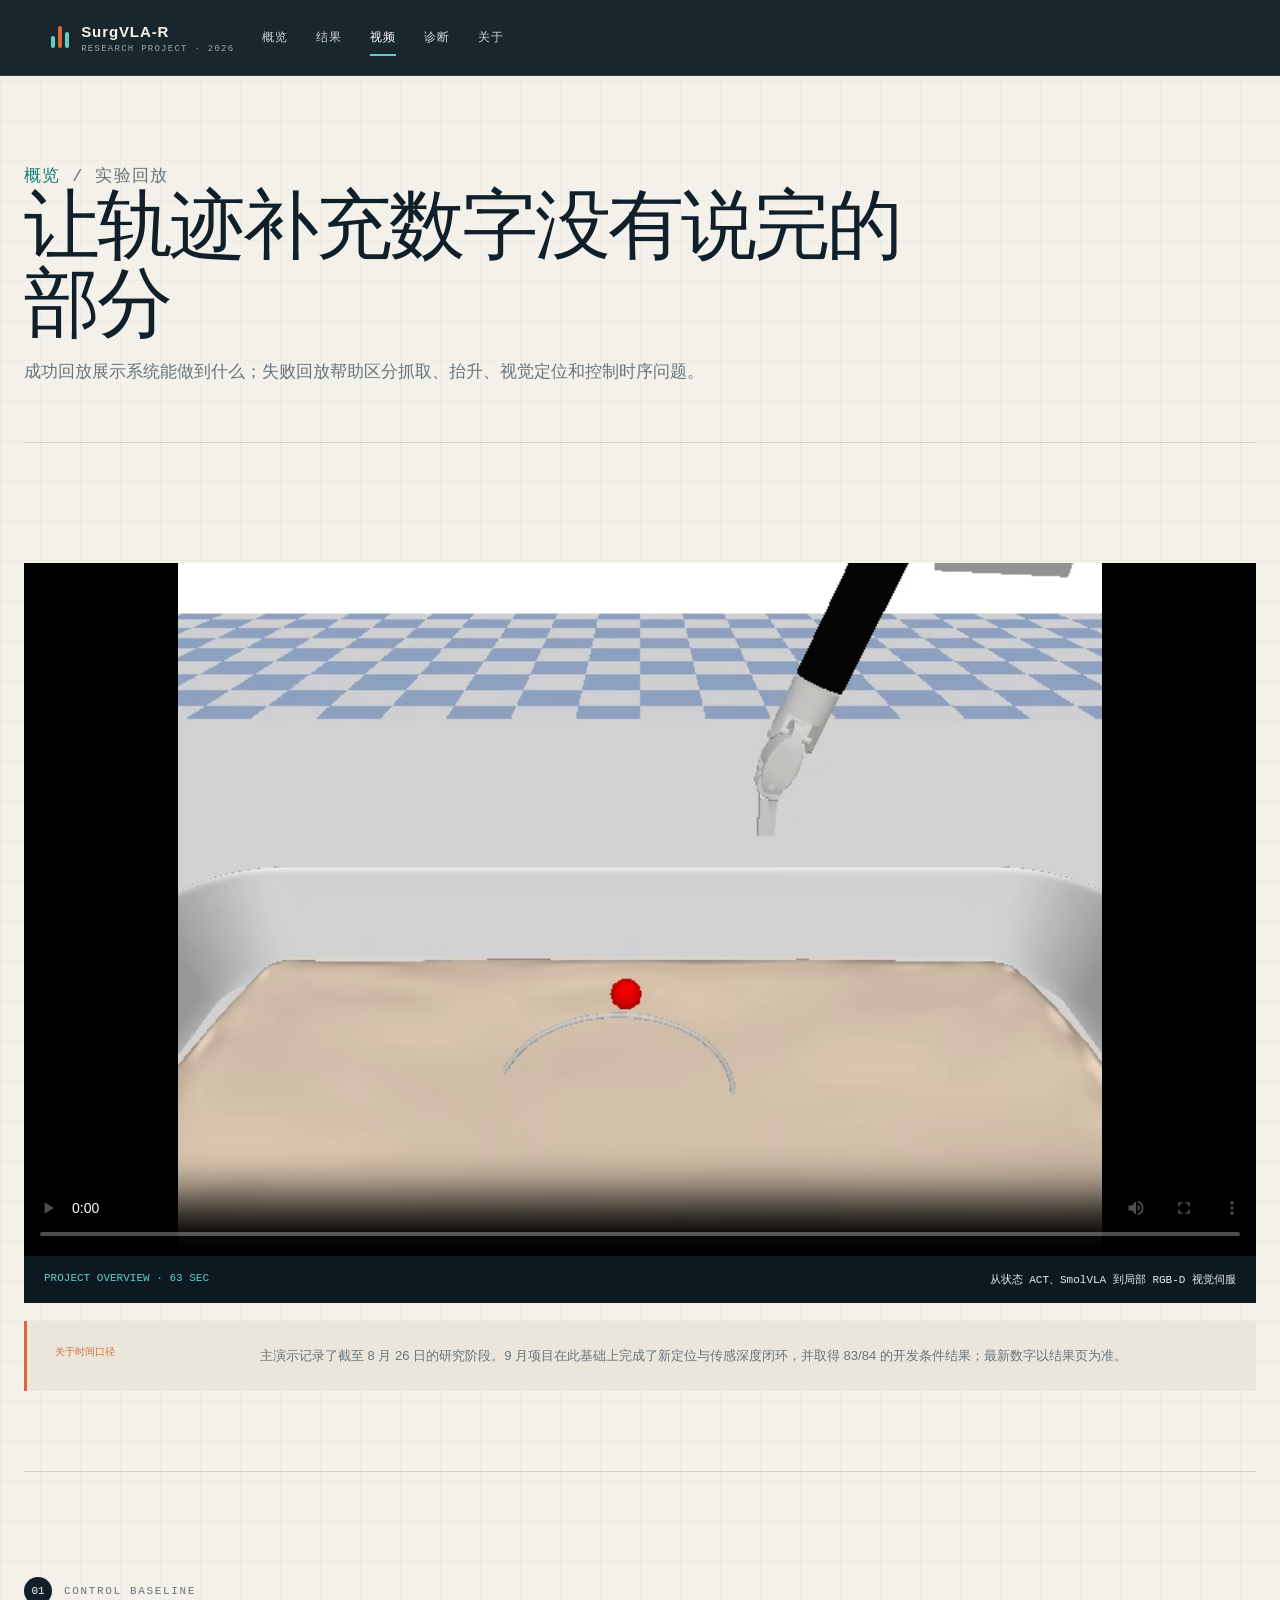
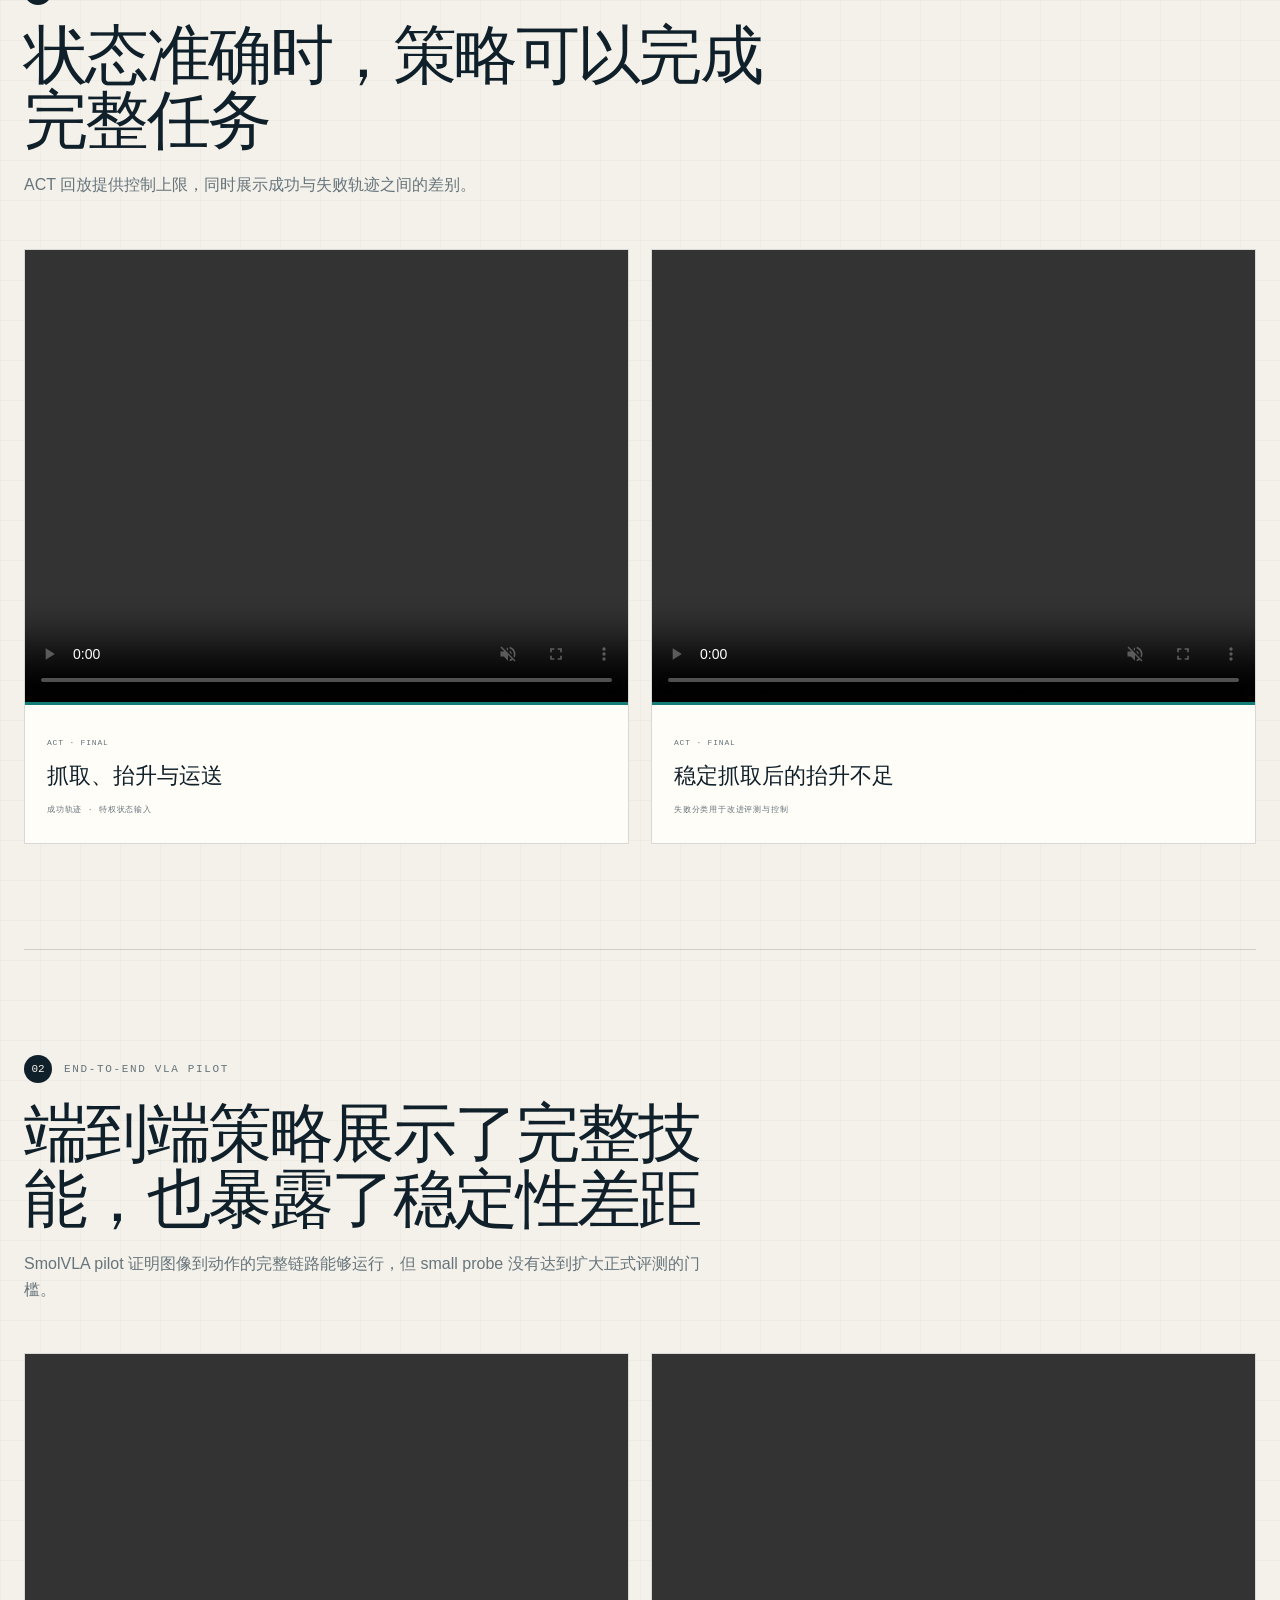
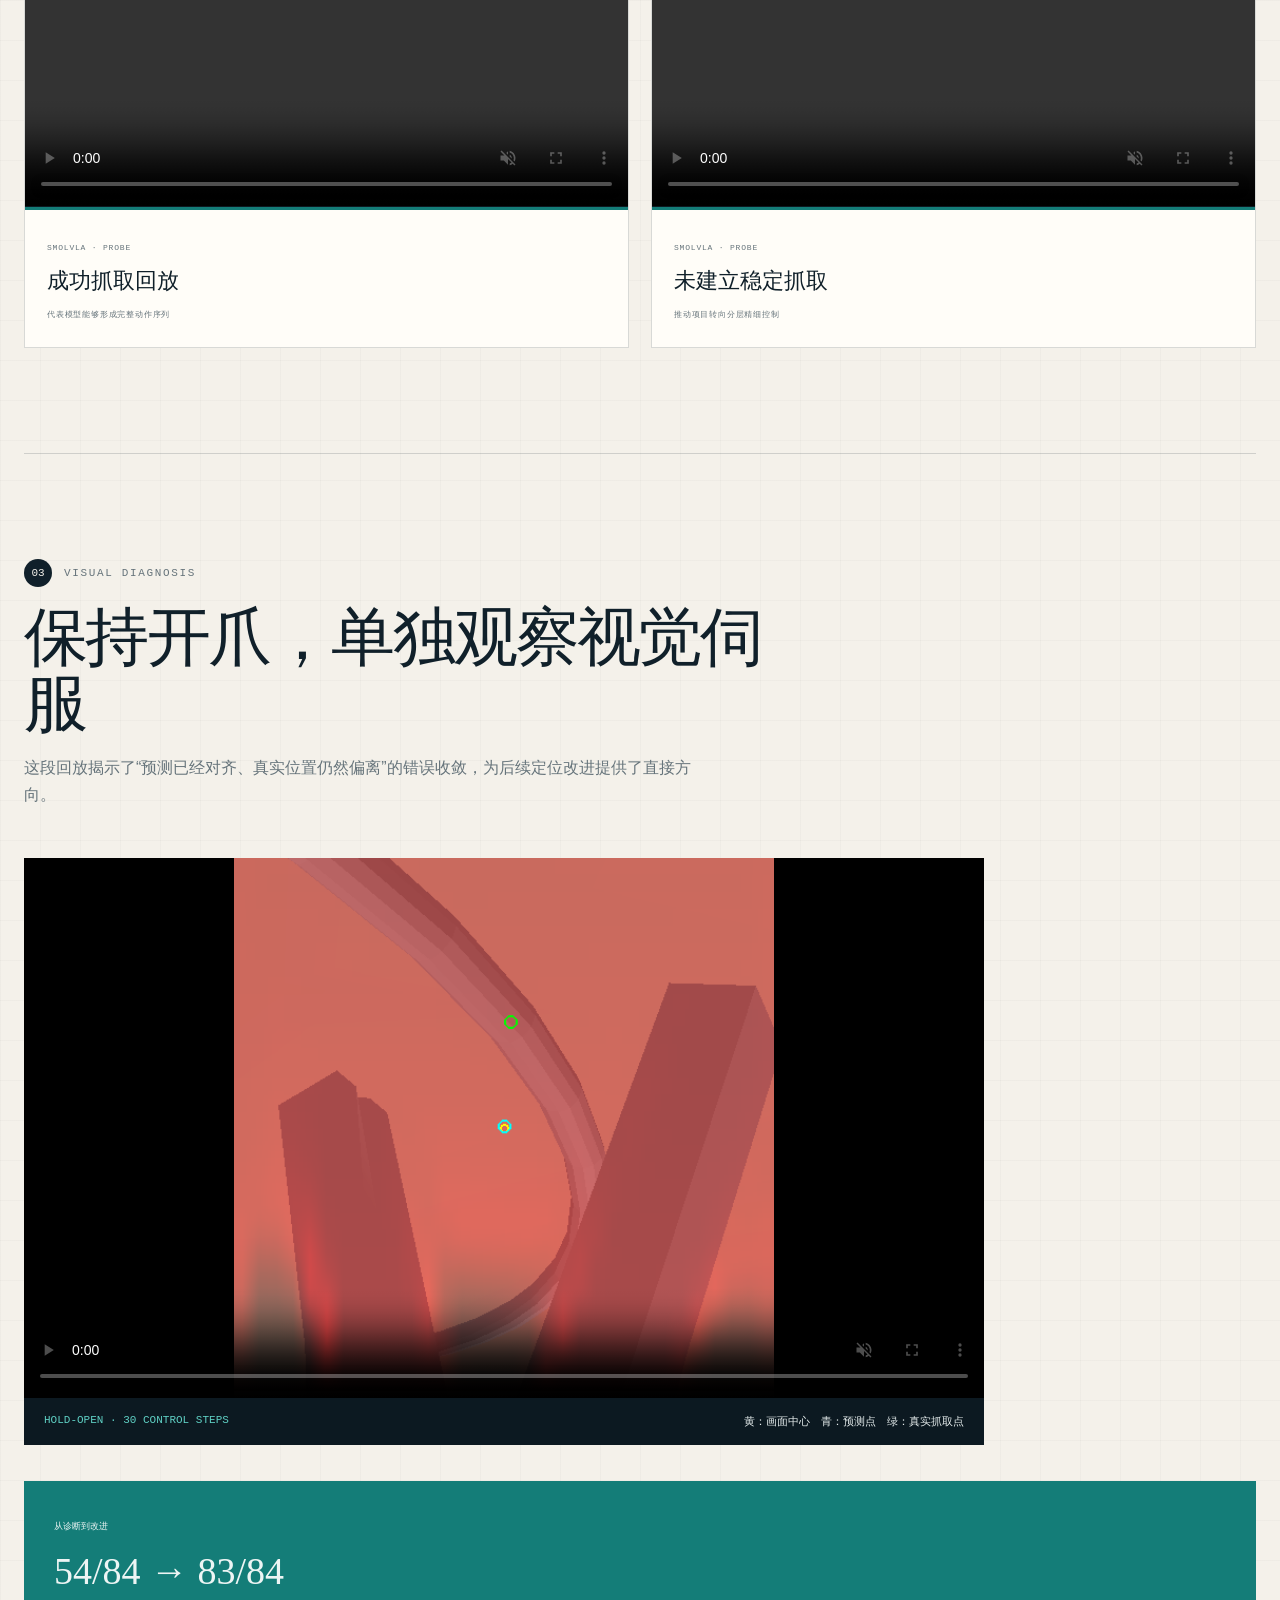
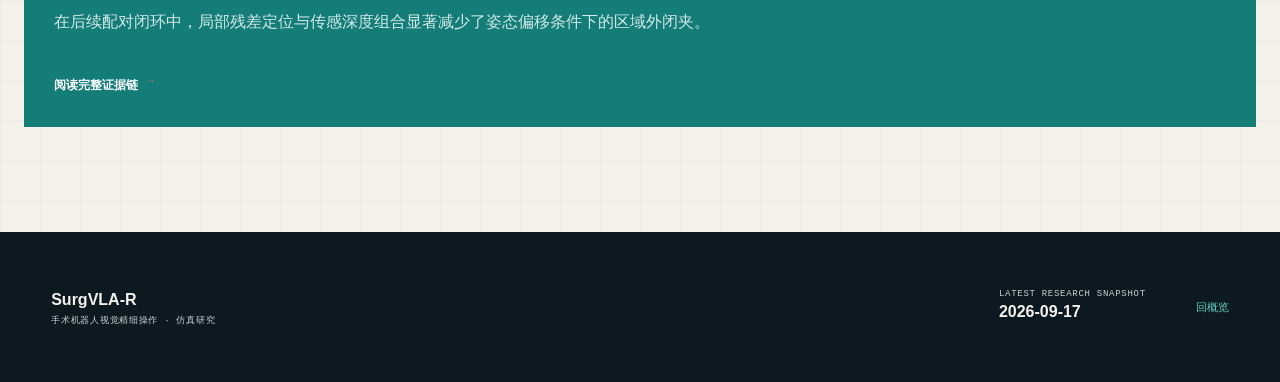
<file: videos.html>
<!doctype html>
<html lang="zh-CN">
<head>
  <meta charset="utf-8">
  <meta name="viewport" content="width=device-width, initial-scale=1">
  <meta name="description" content="SurgVLA-R 实验回放：State-Only ACT、SmolVLA 与局部视觉伺服的成功、失败和诊断轨迹。">
  <title>实验回放 · SurgVLA-R</title>
  <link rel="stylesheet" href="assets/css/pages.css">
</head>
<body class="videos-page">
  <div class="reading-progress" aria-hidden="true"><span id="readingProgress"></span></div>
  <header class="site-header">
    <a class="brand" href="index.html"><span class="brand-mark" aria-hidden="true"><i></i><i></i><i></i></span><span><strong>SurgVLA-R</strong><small>Research project · 2026</small></span></a>
    <nav class="main-nav" aria-label="站点导航"><a href="index.html">概览</a><a href="results.html">结果</a><a href="videos.html" aria-current="page">视频</a><a href="diagnosis.html">诊断</a><a href="about.html">关于</a></nav>
    <button class="nav-toggle" type="button" aria-expanded="false">菜单</button>
  </header>

  <main>
    <section class="page-hero section-shell">
      <p class="crumb"><a href="index.html">概览</a> / 实验回放</p>
      <h1>让轨迹补充数字没有说完的部分</h1>
      <p>成功回放展示系统能做到什么；失败回放帮助区分抓取、抬升、视觉定位和控制时序问题。</p>
    </section>

    <section class="media section-shell video-lead-section">
      <figure class="video-feature reveal">
        <video controls preload="metadata" poster="assets/media/scene.png"><source src="assets/media/demo.mp4" type="video/mp4">您的浏览器不支持视频播放。</video>
        <figcaption><span>Project overview · 63 sec</span><strong>从状态 ACT、SmolVLA 到局部 RGB-D 视觉伺服</strong></figcaption>
      </figure>
      <div class="video-context reveal delay-1"><strong>关于时间口径</strong><p>主演示记录了截至 8 月 26 日的研究阶段。9 月项目在此基础上完成了新定位与传感深度闭环，并取得 83/84 的开发条件结果；最新数字以结果页为准。</p></div>
    </section>

    <section class="video-chapter section-shell ruled-section">
      <header class="section-heading reveal"><p class="eyebrow"><span>01</span> Control baseline</p><h2>状态准确时，策略可以完成完整任务</h2><p>ACT 回放提供控制上限，同时展示成功与失败轨迹之间的差别。</p></header>
      <div class="media-grid two-column">
        <article class="video-card reveal"><video controls muted loop preload="metadata"><source src="assets/media/act-success.mp4" type="video/mp4"></video><div><span>ACT · final</span><h3>抓取、抬升与运送</h3><small>成功轨迹 · 特权状态输入</small></div></article>
        <article class="video-card reveal delay-1"><video controls muted loop preload="metadata"><source src="assets/media/act-fail-lift.mp4" type="video/mp4"></video><div><span>ACT · final</span><h3>稳定抓取后的抬升不足</h3><small>失败分类用于改进评测与控制</small></div></article>
      </div>
    </section>

    <section class="video-chapter section-shell ruled-section">
      <header class="section-heading reveal"><p class="eyebrow"><span>02</span> End-to-end VLA pilot</p><h2>端到端策略展示了完整技能，也暴露了稳定性差距</h2><p>SmolVLA pilot 证明图像到动作的完整链路能够运行，但 small probe 没有达到扩大正式评测的门槛。</p></header>
      <div class="media-grid two-column">
        <article class="video-card reveal"><video controls muted loop preload="metadata"><source src="assets/media/vla-success.mp4" type="video/mp4"></video><div><span>SmolVLA · probe</span><h3>成功抓取回放</h3><small>代表模型能够形成完整动作序列</small></div></article>
        <article class="video-card reveal delay-1"><video controls muted loop preload="metadata"><source src="assets/media/vla-fail-grasp.mp4" type="video/mp4"></video><div><span>SmolVLA · probe</span><h3>未建立稳定抓取</h3><small>推动项目转向分层精细控制</small></div></article>
      </div>
    </section>

    <section class="video-chapter section-shell ruled-section">
      <header class="section-heading reveal"><p class="eyebrow"><span>03</span> Visual diagnosis</p><h2>保持开爪，单独观察视觉伺服</h2><p>这段回放揭示了“预测已经对齐、真实位置仍然偏离”的错误收敛，为后续定位改进提供了直接方向。</p></header>
      <figure class="video-feature diagnostic-video reveal"><video controls muted loop preload="metadata" poster="assets/media/holdopen-closest.png"><source src="assets/media/holdopen.mp4" type="video/mp4"></video><figcaption><span>Hold-open · 30 control steps</span><strong>黄：画面中心　青：预测点　绿：真实抓取点</strong></figcaption></figure>
      <div class="video-outcome reveal"><span>从诊断到改进</span><strong>54/84 → 83/84</strong><p>在后续配对闭环中，局部残差定位与传感深度组合显著减少了姿态偏移条件下的区域外闭夹。</p><a class="text-link" href="diagnosis.html">阅读完整证据链 <span>→</span></a></div>
    </section>
  </main>
  <footer class="site-footer"><div><strong>SurgVLA-R</strong><span>手术机器人视觉精细操作 · 仿真研究</span></div><div><span>Latest research snapshot</span><strong>2026-09-17</strong></div><a href="index.html">回概览</a></footer>
  <script src="assets/js/site.js"></script>
</body>
</html>
</file>
<file: assets/css/pages.css>
@import url("base.css");

.site-header { grid-template-columns: auto 1fr auto; }
.main-nav a[aria-current="page"] { color: #fff; }
.main-nav a[aria-current="page"]::after { right: 0; }
.nav-toggle {
  display: none;
  min-height: 40px;
  padding: 0 12px;
  color: #f4f1ea;
  background: transparent;
  border: 1px solid rgba(255,255,255,.2);
  font: 11px var(--mono);
  letter-spacing: .08em;
}
.page-hero {
  padding: 88px 0 56px;
  border-bottom: 1px solid var(--line);
}
.page-hero h1 {
  margin: 0 0 16px;
  max-width: 920px;
  font: 400 clamp(42px, 6vw, 76px)/1.02 var(--serif);
  letter-spacing: -.04em;
}
.page-hero p { max-width: 680px; margin: 0; color: var(--muted); font-size: 17px; }
.trio {
  display: grid;
  grid-template-columns: repeat(3, 1fr);
  gap: 16px;
}
.trio figure {
  margin: 0;
  background: var(--navy);
  overflow: hidden;
}
.trio img { width: 100%; aspect-ratio: 1; object-fit: cover; }
.trio figcaption {
  padding: 12px 14px;
  color: #c5d0d4;
  font: 10px var(--mono);
  text-transform: uppercase;
  letter-spacing: .08em;
}
.people-grid {
  display: grid;
  grid-template-columns: repeat(2, 1fr);
  gap: 22px;
}
.people-grid.contributors {
  grid-template-columns: repeat(2, 1fr);
  margin-top: 22px;
}
.person a { color: var(--teal); }
.person {
  padding: 28px;
  background: var(--white);
  border: 1px solid var(--line);
}
.person span { color: var(--teal); font: 9px var(--mono); text-transform: uppercase; letter-spacing: .12em; }
.person h3 { margin: 10px 0 8px; font: 400 28px var(--serif); }
.person p { margin: 0; color: var(--muted); font-size: 13px; }
.video-feature {
  margin: 0 0 36px;
  background: var(--navy);
}
.video-feature video { width: 100%; aspect-ratio: 16/9; background: #000; }
.video-feature figcaption {
  padding: 16px 20px;
  color: #b9c6ca;
  font: 11px var(--mono);
}
.cite {
  padding: 24px 26px;
  background: var(--paper-2);
  border-left: 3px solid var(--teal);
  font: 13px/1.55 var(--mono);
  overflow-x: auto;
}
.dont-list article {
  padding: 16px 0;
  border-bottom: 1px solid var(--line);
  color: var(--muted);
  font-size: 14px;
}
.dont-list strong { color: var(--red); }
.crumb { margin: 0 0 18px; color: var(--muted); font: 11px var(--mono); letter-spacing: .08em; }
.crumb a { color: var(--teal); text-decoration: none; }

/* Project introduction · September 2026 */
.project-home .intro-hero { padding-top: clamp(62px, 7vw, 104px); }
.project-home .hero-note {
  max-width: 650px;
  margin: 18px 0 0;
  padding-left: 18px;
  color: var(--muted);
  border-left: 2px solid var(--teal);
  font-size: 14px;
}
.project-home .intro-visual { min-height: 560px; }
.project-home .intro-scene { width: min(92%, 660px); transform: rotate(1.25deg); }
.project-home .intro-scene img { aspect-ratio: 4/3; object-fit: cover; }
.visual-callout {
  position: absolute;
  z-index: 3;
  min-width: 190px;
  padding: 14px 16px;
  color: #e9f1f1;
  background: rgba(12, 25, 33, .94);
  border: 1px solid rgba(255,255,255,.14);
  box-shadow: 0 16px 45px rgba(9,24,32,.2);
}
.visual-callout span { float: left; margin-right: 12px; color: var(--orange); font: 10px var(--mono); }
.visual-callout b, .visual-callout small { display: block; }
.visual-callout b { font: 12px var(--mono); letter-spacing: .03em; }
.visual-callout small { margin-top: 3px; color: #9fb0b6; font-size: 10px; }
.visual-callout.callout-a { left: 0; top: 13%; }
.visual-callout.callout-b { right: 0; bottom: 14%; }
.project-home .intro-metrics article:nth-child(2) { background: rgba(20,125,120,.06); }

.research-intro {
  padding: 110px 0;
  display: grid;
  grid-template-columns: .65fr 1.55fr .9fr;
  gap: clamp(30px, 5vw, 76px);
  border-top: 1px solid var(--line);
}
.research-statement p { margin: 0 0 18px; color: #4d5c63; font-size: 17px; }
.research-statement .dropcap { color: var(--ink); font: 400 clamp(25px, 2.2vw, 34px)/1.42 var(--serif); }
.project-thesis { align-self: start; padding: 28px; color: #f3f5f2; background: var(--navy); border-top: 4px solid var(--orange); }
.project-thesis > span { color: var(--teal-bright); font: 9px var(--mono); text-transform: uppercase; letter-spacing: .12em; }
.project-thesis blockquote { margin: 20px 0; font: 400 25px/1.35 var(--serif); }
.project-thesis small { color: #99aab0; font: 9px var(--mono); }

.story, .system-section, .evidence-section, .contribution { padding: 110px 0; }
.story-grid { display: grid; grid-template-columns: repeat(3, 1fr); gap: 18px; }
.story-card { position: relative; min-height: 390px; padding: 30px; display: flex; flex-direction: column; background: var(--white); border: 1px solid var(--line); overflow: hidden; }
.story-card.featured { color: #edf4f3; background: var(--teal); border-color: var(--teal); }
.story-number { position: absolute; right: 18px; top: -22px; color: rgba(16,32,42,.08); font: 400 110px var(--serif); }
.story-card.featured .story-number { color: rgba(255,255,255,.12); }
.story-kicker { margin: 0; color: var(--orange); font: 9px var(--mono); text-transform: uppercase; letter-spacing: .14em; }
.story-card.featured .story-kicker { color: #bff0e9; }
.story-card h3 { margin: 80px 0 18px; font: 400 32px var(--serif); }
.story-card > p:not(.story-kicker) { margin: 0; color: var(--muted); font-size: 14px; }
.story-card.featured > p:not(.story-kicker) { color: #d0e9e6; }
.story-card > strong { margin-top: auto; padding-top: 28px; font-size: 12px; border-top: 1px solid var(--line); }
.story-card.featured > strong { border-color: rgba(255,255,255,.2); }

.system-flow { display: grid; grid-template-columns: 1fr auto 1fr auto 1fr auto 1fr; gap: 15px; align-items: stretch; }
.system-flow > article { min-height: 220px; padding: 25px; background: var(--white); border: 1px solid var(--line); }
.system-flow > article > span { display: grid; place-items: center; width: 32px; height: 32px; color: var(--white); background: var(--ink); border-radius: 50%; font: 9px var(--mono); }
.system-flow small { display: block; margin-top: 28px; color: var(--teal); font: 9px var(--mono); text-transform: uppercase; letter-spacing: .12em; }
.system-flow strong { display: block; margin-top: 8px; font: 400 21px var(--serif); }
.system-flow p { margin: 12px 0 0; color: var(--muted); font-size: 12px; }
.system-flow > i { align-self: center; color: var(--orange); font-style: normal; font-size: 22px; }

.evidence-table { border-top: 2px solid var(--ink); }
.evidence-row { min-height: 82px; display: grid; grid-template-columns: 1.1fr .55fr 2fr; gap: 24px; align-items: center; padding: 15px 20px; border-bottom: 1px solid var(--line); }
.evidence-row.evidence-head { min-height: 42px; color: var(--muted); font: 9px var(--mono); text-transform: uppercase; letter-spacing: .12em; }
.evidence-row strong { font: 400 19px var(--serif); }
.evidence-row b { color: var(--teal); font: 400 25px var(--serif); }
.evidence-row p { margin: 0; color: var(--muted); font-size: 13px; }
.evidence-row.highlight { background: rgba(20,125,120,.07); }
.evidence-caption { max-width: 850px; margin: 24px 0 0; color: var(--muted); font-size: 12px; }

.contribution { display: grid; grid-template-columns: .9fr 1.25fr; gap: clamp(50px,8vw,120px); }
.contribution-copy h2 { margin: 0 0 25px; font: 400 clamp(38px,4.5vw,64px)/1.05 var(--serif); letter-spacing: -.04em; }
.contribution-copy > p:last-child { color: var(--muted); font-size: 15px; }
.contribution-list { border-top: 1px solid var(--line); }
.contribution-list article { display: grid; grid-template-columns: 46px 1fr; gap: 18px; padding: 22px 0; border-bottom: 1px solid var(--line); }
.contribution-list article > span { color: var(--orange); font: 11px var(--mono); }
.contribution-list strong { font: 400 20px var(--serif); }
.contribution-list p { margin: 5px 0 0; color: var(--muted); font-size: 13px; }

/* Shared inner pages · September 2026 */
.result-hero { display: grid; grid-template-columns: 1fr 260px; gap: 50px; align-items: end; }
.result-hero .crumb { grid-column: 1 / -1; }
.result-hero aside { padding: 24px; color: #eef4f3; background: var(--teal); }
.result-hero aside span, .result-hero aside small { display: block; font: 9px var(--mono); text-transform: uppercase; letter-spacing: .1em; }
.result-hero aside strong { display: block; margin: 8px 0; font: 400 54px var(--serif); }
.result-hero aside small { color: #cce8e4; }
.result-overview { padding: 90px 0 110px; display: grid; grid-template-columns: .9fr 1.1fr; gap: 22px; }
.result-lead { padding: clamp(28px,4vw,54px); color: #eff6f5; background: var(--navy); }
.result-lead > span, .condition-panel header { color: var(--teal-bright); font: 9px var(--mono); text-transform: uppercase; letter-spacing: .12em; }
.result-lead h2 { margin: 16px 0 26px; font: 400 34px var(--serif); }
.result-score { display: flex; align-items: baseline; gap: 4px; }
.result-score strong { font: 400 82px/.9 var(--serif); }
.result-score i { color: #a9b8bd; font: 400 30px var(--serif); }
.result-score b { margin-left: auto; color: var(--teal-bright); font: 400 24px var(--serif); }
.result-lead > p { color: #b6c3c7; font-size: 14px; }
.result-delta { margin-top: 30px; padding-top: 22px; display: flex; flex-wrap: wrap; gap: 10px; align-items: center; border-top: 1px solid rgba(255,255,255,.15); }
.result-delta span { color: #98aab0; font: 9px var(--mono); }
.result-delta b { font: 400 20px var(--serif); }
.result-delta i { color: var(--orange); font-style: normal; }
.condition-panel { padding: clamp(28px,4vw,50px); background: var(--white); border: 1px solid var(--line); }
.condition-panel header { display: flex; justify-content: space-between; margin-bottom: 26px; color: var(--muted); }
.condition-panel header strong { color: var(--ink); font-weight: 400; }
.condition-panel > div { display: grid; grid-template-columns: 100px 1fr 58px; gap: 14px; align-items: center; padding: 14px 0; border-top: 1px solid var(--line); font-size: 12px; }
.condition-panel > div i, .seed-results i { height: 9px; background: var(--paper-2); overflow: hidden; }
.condition-panel > div i b, .seed-results i b { display: block; width: var(--value); height: 100%; background: linear-gradient(90deg,var(--teal),var(--teal-bright)); }
.condition-panel > div strong { text-align: right; font: 12px var(--mono); }
.condition-panel > p { margin: 24px 0 0; color: var(--muted); font-size: 12px; }
.comparison-section, .baseline-section, .basin-section, .progress-section { padding: 110px 0; }
.comparison-table { border-top: 2px solid var(--ink); }
.comparison-row { min-height: 68px; display: grid; grid-template-columns: 1.65fr .55fr .55fr .45fr 1fr; gap: 14px; align-items: center; padding: 12px 18px; border-bottom: 1px solid var(--line); }
.comparison-row.head { min-height: 38px; color: var(--muted); font: 9px var(--mono); text-transform: uppercase; letter-spacing: .08em; }
.comparison-row strong { font: 400 16px var(--serif); }
.comparison-row b { color: var(--teal); font: 400 21px var(--serif); }
.comparison-row span { font-size: 12px; }
.comparison-row em { color: var(--muted); font-size: 11px; font-style: normal; }
.comparison-row.winner { background: rgba(20,125,120,.08); box-shadow: inset 4px 0 var(--teal); }
.baseline-layout { display: grid; grid-template-columns: .72fr 1.28fr; gap: 22px; }
.baseline-total { padding: 38px; color: #edf3f3; background: var(--teal); }
.baseline-total > span { font: 9px var(--mono); text-transform: uppercase; letter-spacing: .12em; }
.baseline-total > strong { display: block; margin: 30px 0 12px; font: 400 72px var(--serif); }
.baseline-total > strong small { font-size: 28px; }
.baseline-total p { color: #d5eae7; }
.seed-results { padding: 34px; background: var(--white); border: 1px solid var(--line); }
.seed-results > div { display: grid; grid-template-columns: 135px 1fr 55px; gap: 14px; align-items: center; padding: 13px 0; border-bottom: 1px solid var(--line); }
.seed-results span, .seed-results strong { font: 11px var(--mono); }
.seed-results strong { text-align: right; }
.seed-results p { margin: 24px 0 0; color: var(--muted); font-size: 13px; }
.ladder-grid { display: grid; grid-template-columns: repeat(4,1fr); gap: 16px; }
.ladder-grid article { padding: 26px; background: var(--white); border-top: 3px solid var(--teal); }
.ladder-grid article.open { border-color: var(--orange); }
.ladder-grid span, .ladder-grid small { display: block; color: var(--muted); font: 9px var(--mono); }
.ladder-grid strong { display: block; margin: 20px 0 6px; font: 400 30px var(--serif); }
.current-work { margin-top: 18px; padding: 26px; display: grid; grid-template-columns: 140px 1fr; gap: 24px; background: var(--paper-2); border-left: 3px solid var(--orange); }
.current-work strong { color: var(--orange); font: 10px var(--mono); text-transform: uppercase; }
.current-work p { margin: 0; color: var(--muted); font-size: 13px; }

.diagnosis-story, .reasoning-section, .root-cause, .tail-case { padding: 110px 0; }
.diagnostic-frames figure { background: var(--white); border: 1px solid var(--line); }
.diagnostic-frames figcaption { display: flex; justify-content: space-between; gap: 12px; }
.diagnostic-frames figcaption b { color: var(--teal-bright); }
.legend-note { margin-top: 18px; display: flex; flex-wrap: wrap; gap: 20px; color: var(--muted); font: 10px var(--mono); }
.legend-note span { display: flex; align-items: center; gap: 7px; }
.legend-note i { width: 9px; height: 9px; border-radius: 50%; }
.legend-note .yellow { background: #ffd62e; }.legend-note .cyan { background: #13e8ef; }.legend-note .green { background: #20d84d; }
.diagnostic-metrics { margin-top: 35px; display: grid; grid-template-columns: repeat(4,1fr); border: 1px solid var(--line); }
.diagnostic-metrics article { padding: 24px; border-right: 1px solid var(--line); }
.diagnostic-metrics article:last-child { border: 0; }
.diagnostic-metrics span, .diagnostic-metrics small { display: block; color: var(--muted); font: 9px var(--mono); }
.diagnostic-metrics strong { display: block; margin: 12px 0 4px; font: 400 30px var(--serif); }
.reasoning-chain { display: grid; grid-template-columns: 1fr auto 1fr auto 1fr auto 1fr; gap: 14px; align-items: stretch; }
.reasoning-chain article { min-height: 250px; padding: 25px; background: var(--white); border: 1px solid var(--line); }
.reasoning-chain article.resolved { color: #edf5f4; background: var(--teal); border-color: var(--teal); }
.reasoning-chain article > span { color: var(--orange); font: 9px var(--mono); text-transform: uppercase; }
.reasoning-chain article.resolved > span { color: #bdebe5; }
.reasoning-chain strong { display: block; margin: 42px 0 15px; font: 400 21px/1.25 var(--serif); }
.reasoning-chain p { margin: 0; color: var(--muted); font-size: 12px; }
.reasoning-chain article.resolved p { color: #d2e9e6; }
.reasoning-chain > i { align-self: center; color: var(--orange); font-style: normal; }
.cause-grid { display: grid; grid-template-columns: repeat(5,1fr); gap: 12px; }
.cause-grid article { min-height: 245px; padding: 24px; background: var(--white); border-top: 3px solid var(--muted); }
.cause-grid article.focus { color: #edf4f3; background: var(--navy); border-color: var(--teal-bright); }
.cause-grid span { color: var(--teal); font: 9px var(--mono); text-transform: uppercase; }
.cause-grid strong { display: block; margin: 52px 0 14px; font: 400 21px/1.25 var(--serif); }
.cause-grid p { margin: 0; color: var(--muted); font-size: 12px; }
.cause-grid article.focus p { color: #aebdc1; }
.tail-case { display: grid; grid-template-columns: .85fr 1.35fr; gap: clamp(50px,8vw,120px); }
.tail-copy h2 { margin: 0; font: 400 clamp(38px,4.5vw,64px)/1.05 var(--serif); }
.tail-detail { padding-left: 30px; border-left: 3px solid var(--orange); }
.tail-detail p { margin: 0 0 18px; color: var(--muted); font-size: 15px; }

.video-lead-section { padding-bottom: 80px; }
.video-feature figcaption { display: flex; flex-wrap: wrap; justify-content: space-between; gap: 8px 20px; }
.video-feature figcaption span { color: var(--teal-bright); text-transform: uppercase; }
.video-feature figcaption strong { color: #e6eded; font-weight: 400; }
.video-context { margin-top: -18px; padding: 24px 28px; display: grid; grid-template-columns: 180px 1fr; gap: 25px; background: var(--paper-2); border-left: 3px solid var(--orange); }
.video-context strong { color: var(--orange); font: 10px var(--mono); text-transform: uppercase; }
.video-context p { margin: 0; color: var(--muted); font-size: 13px; }
.video-chapter { padding: 105px 0; }
.media-grid.two-column { grid-template-columns: repeat(2,1fr); }
.media-grid.two-column .video-card:last-child { grid-column: auto; max-width: none; }
.diagnostic-video { max-width: 960px; }
.video-outcome { margin-top: 22px; padding: 30px; color: #edf5f4; background: var(--teal); }
.video-outcome span { font: 9px var(--mono); text-transform: uppercase; }
.video-outcome strong { display: block; margin: 12px 0; font: 400 38px var(--serif); }
.video-outcome p { max-width: 760px; color: #d1eae7; }
.video-outcome .text-link { color: #fff; }

.about-hero { max-width: none; }
.profile-section { padding: 100px 0 110px; display: grid; grid-template-columns: .72fr 1.28fr; gap: clamp(40px,7vw,100px); }
.profile-card { align-self: start; padding: 36px; color: #ecf3f2; background: var(--navy); border-top: 4px solid var(--teal-bright); }
.profile-card > span { color: var(--teal-bright); font: 9px var(--mono); text-transform: uppercase; letter-spacing: .12em; }
.profile-card h2 { margin: 24px 0 12px; font: 400 48px var(--serif); }
.profile-card p { color: #adbdc2; }
.profile-card .button { margin-top: 20px; color: var(--navy); background: var(--teal-bright); border-color: var(--teal-bright); }
.profile-statement h2 { margin: 0 0 26px; font: 400 clamp(36px,4vw,58px)/1.08 var(--serif); }
.profile-statement > p:not(.eyebrow) { color: var(--muted); font-size: 16px; }
.role-section, .timeline-section, .scope-section, .citation-section { padding: 105px 0; }
.role-grid { display: grid; grid-template-columns: repeat(3,1fr); gap: 16px; }
.role-grid article { min-height: 220px; padding: 26px; background: var(--white); border: 1px solid var(--line); }
.role-grid span { color: var(--teal); font: 9px var(--mono); text-transform: uppercase; }
.role-grid strong { display: block; margin: 45px 0 12px; font: 400 22px var(--serif); }
.role-grid p { margin: 0; color: var(--muted); font-size: 12px; }
.project-timeline { border-top: 1px solid var(--line); }
.project-timeline article { display: grid; grid-template-columns: 150px 1fr; gap: 30px; padding: 25px 0; border-bottom: 1px solid var(--line); }
.project-timeline time { color: var(--orange); font: 11px var(--mono); }
.project-timeline strong { font: 400 21px var(--serif); }
.project-timeline p { margin: 5px 0 0; color: var(--muted); font-size: 13px; }
.scope-section { display: grid; grid-template-columns: .75fr 1.25fr; gap: clamp(50px,8vw,120px); }
.scope-copy h2 { margin: 0 0 20px; font: 400 52px var(--serif); }
.scope-copy > p:last-child { color: var(--muted); }
.scope-list { border-top: 1px solid var(--line); }
.scope-list article { display: grid; grid-template-columns: 150px 1fr; gap: 20px; padding: 18px 0; border-bottom: 1px solid var(--line); }
.scope-list span { color: var(--muted); font: 10px var(--mono); }
.scope-list strong { font-size: 14px; }

@media (max-width: 1100px) {
  .nav-toggle { display: inline-flex; align-items: center; }
  .main-nav {
    display: none;
    position: absolute;
    left: 0; right: 0; top: 76px;
    flex-direction: column;
    gap: 0;
    background: rgba(12, 25, 33, .98);
    border-bottom: 1px solid rgba(255,255,255,.1);
  }
  .site-header.is-open .main-nav { display: flex; }
  .main-nav a { padding: 16px 24px; border-top: 1px solid rgba(255,255,255,.08); }
  .people-grid, .trio { grid-template-columns: 1fr; }
  .research-intro { grid-template-columns: .6fr 1.5fr; }
  .project-thesis { grid-column: 2; }
  .system-flow { grid-template-columns: 1fr 1fr; }
  .system-flow > i { display: none; }
  .reasoning-chain { grid-template-columns: 1fr 1fr; }
  .reasoning-chain > i { display: none; }
  .cause-grid { grid-template-columns: repeat(3,1fr); }
  .ladder-grid { grid-template-columns: repeat(2,1fr); }
}

@media (max-width: 760px) {
  .project-home .intro-visual { min-height: 430px; }
  .visual-callout { min-width: 160px; padding: 11px 12px; }
  .visual-callout.callout-a { left: -3px; top: 4%; }
  .visual-callout.callout-b { right: -3px; bottom: 4%; }
  .research-intro, .contribution { grid-template-columns: 1fr; }
  .project-thesis { grid-column: auto; }
  .story, .system-section, .evidence-section, .contribution { padding: 78px 0; }
  .story-grid, .system-flow { grid-template-columns: 1fr; }
  .story-card { min-height: 340px; }
  .evidence-row { grid-template-columns: 1fr auto; gap: 8px 18px; padding: 18px 10px; }
  .evidence-row p { grid-column: 1 / -1; }
  .evidence-row.evidence-head { display: none; }
  .result-hero, .result-overview, .baseline-layout, .tail-case, .profile-section, .scope-section { grid-template-columns: 1fr; }
  .result-hero .crumb { grid-column: auto; }
  .comparison-section, .baseline-section, .basin-section, .progress-section, .diagnosis-story, .reasoning-section, .root-cause, .tail-case, .video-chapter, .role-section, .timeline-section, .scope-section, .citation-section { padding: 78px 0; }
  .comparison-row { grid-template-columns: 1.4fr .6fr; gap: 6px 14px; padding: 16px 10px; }
  .comparison-row.head { display: none; }
  .comparison-row span, .comparison-row em { grid-column: 1 / -1; }
  .condition-panel > div { grid-template-columns: 90px 1fr 48px; }
  .ladder-grid, .diagnostic-metrics, .reasoning-chain, .cause-grid, .role-grid { grid-template-columns: 1fr; }
  .diagnostic-metrics article { border-right: 0; border-bottom: 1px solid var(--line); }
  .diagnostic-metrics article:last-child { border-bottom: 0; }
  .video-context { grid-template-columns: 1fr; }
  .media-grid.two-column { grid-template-columns: 1fr; }
  .project-timeline article, .scope-list article { grid-template-columns: 1fr; gap: 8px; }
  .current-work { grid-template-columns: 1fr; }
}
</file>
